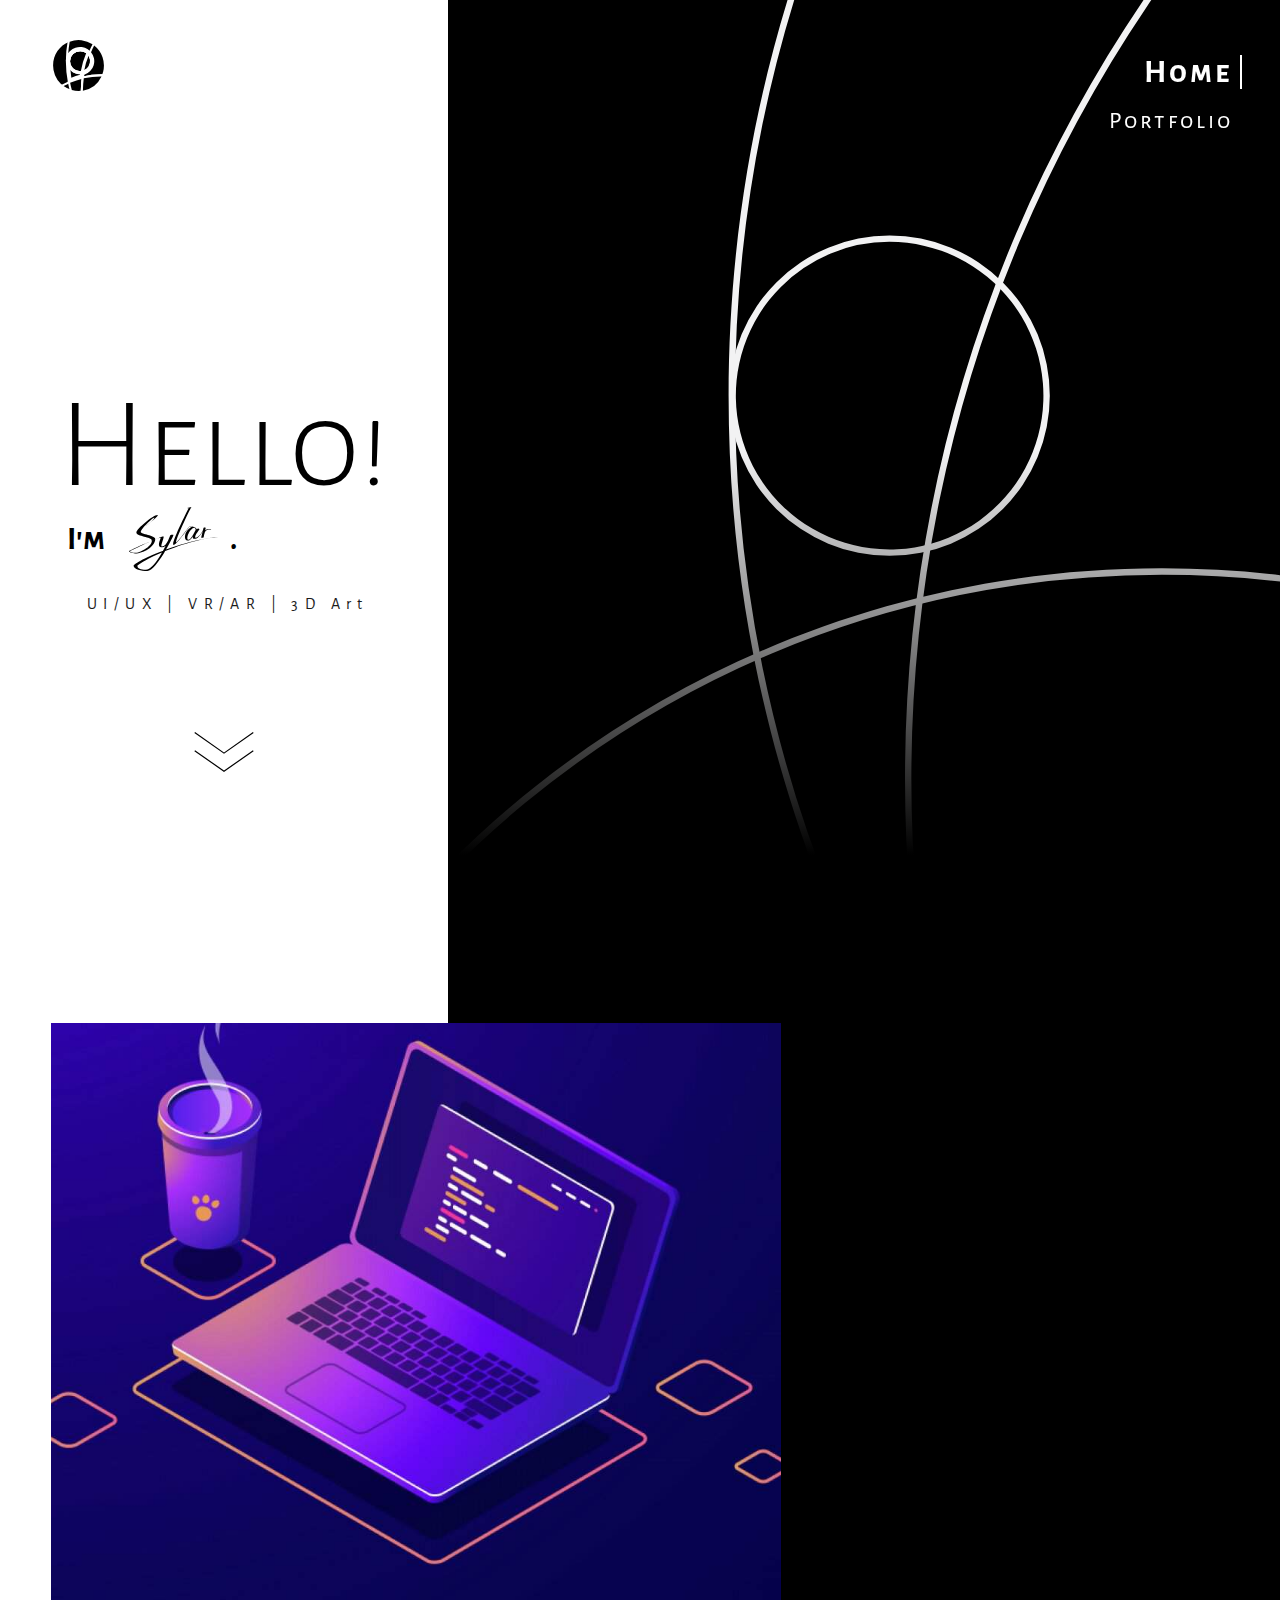
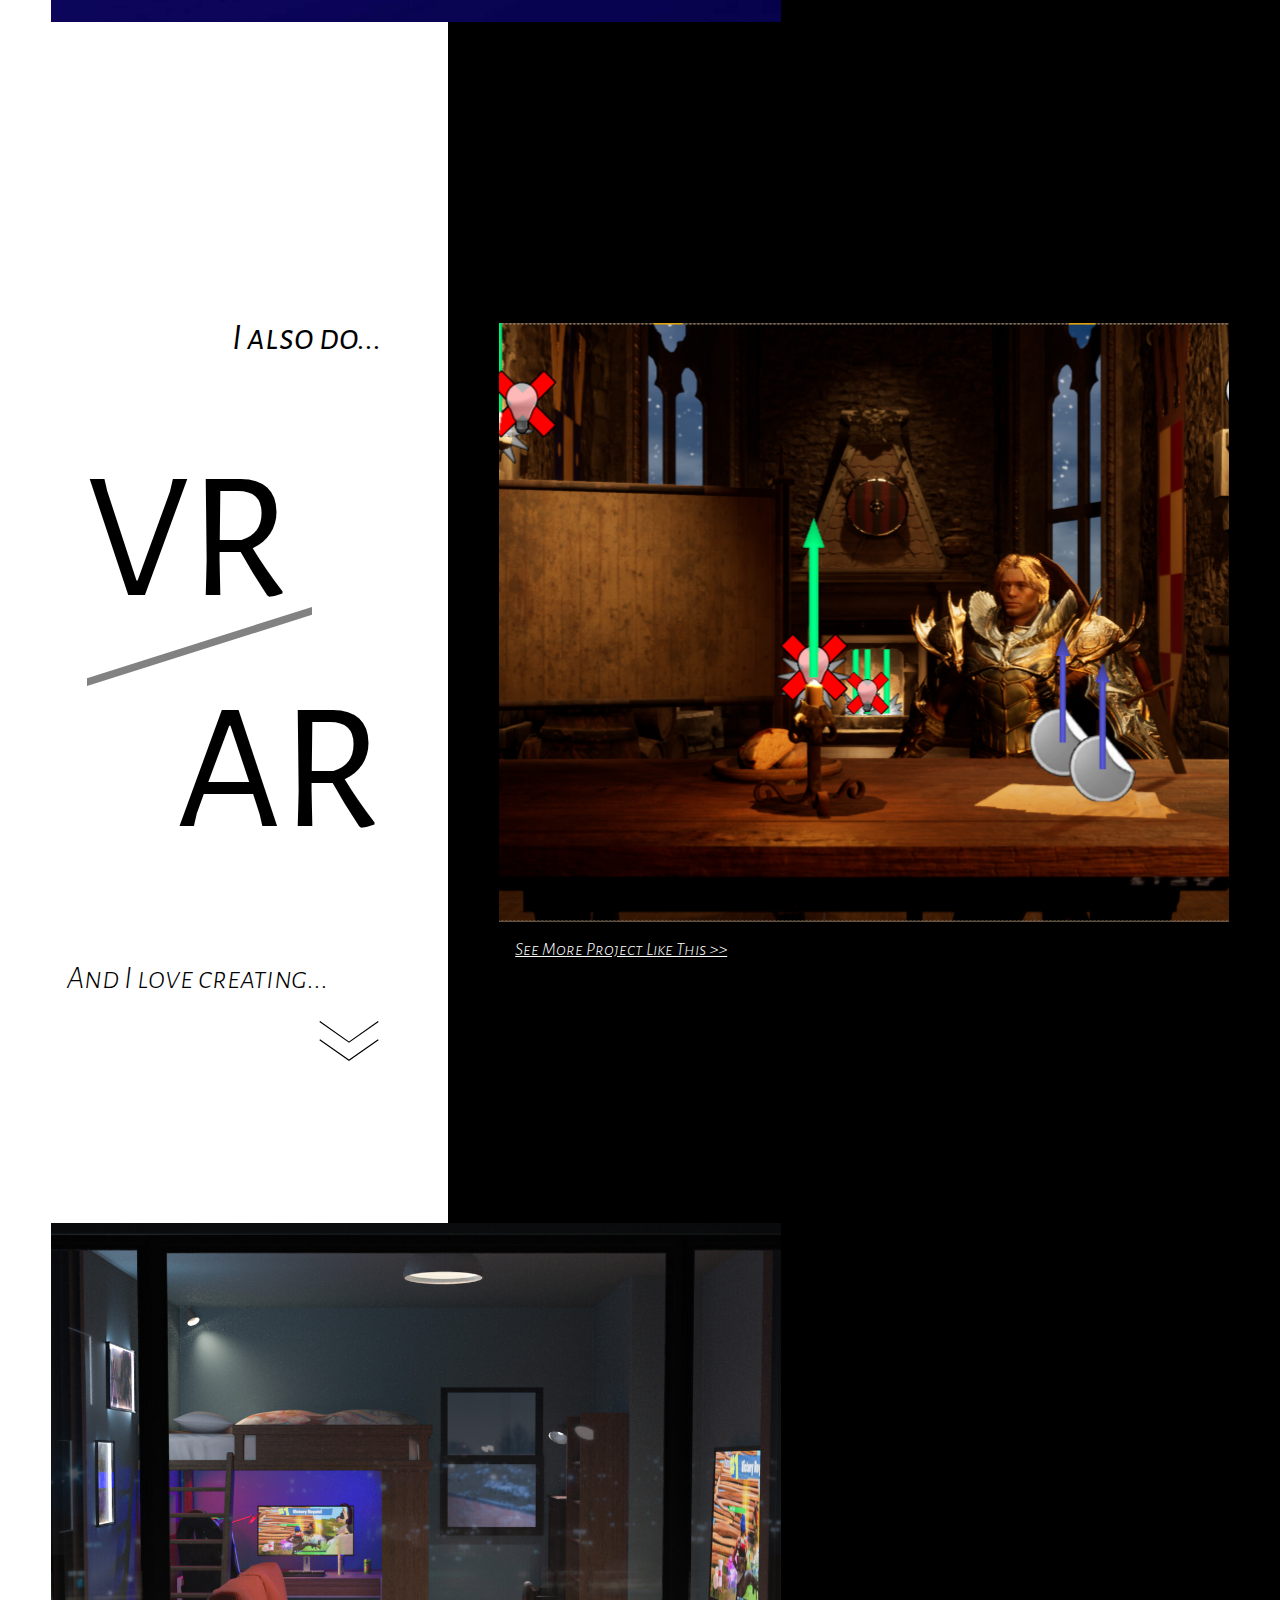
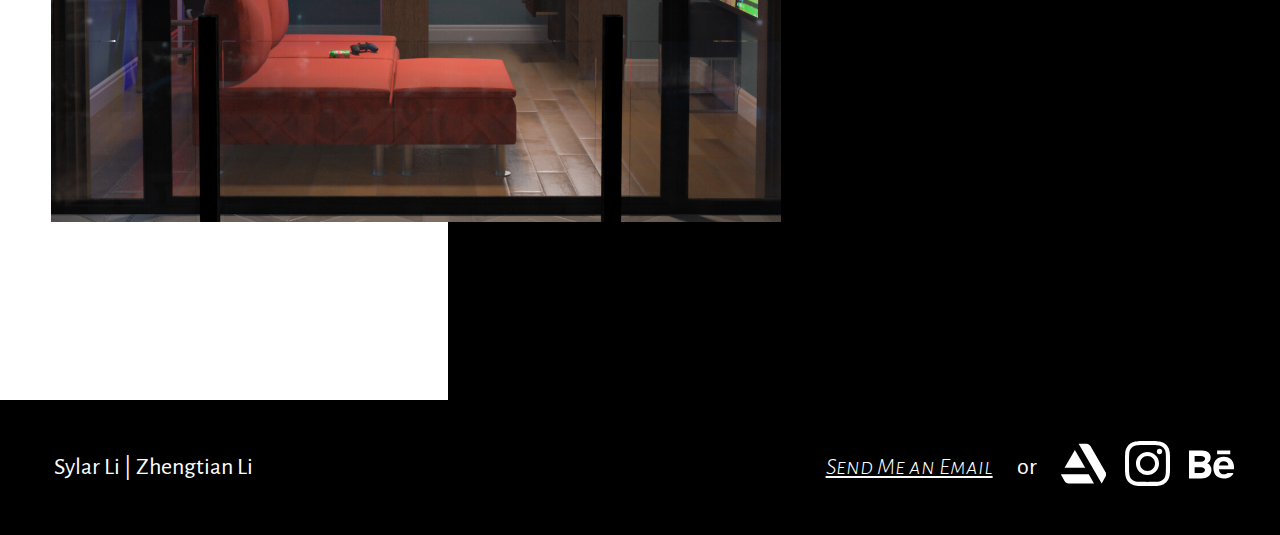
<file: index.html>
<!DOCTYPE html>
<html lang="en">
<head>
    <meta charset="UTF-8">
    <meta http-equiv="X-UA-Compatible" content="IE=edge">
    <meta name="viewport" content="width=device-width, initial-scale=1.0">
    <title>Sylar Li | Interactive Digital Media</title>
    <link rel="stylesheet" href="./css/menu.css">
    <link rel="stylesheet" href="./css/index.css">
    <link rel="stylesheet" href="./css/font.css">

</head>
<body>
    <div class="menu" id="menu_close">
        <div id="burger">
            <div id="burger_ele"></div>
        </div>
        <ul class="menu_item" id="burger_close">
            <li id="current_item">
                <a class="item" href="index.html">Home</a>
                <div class="item_indicator"></div>
            </li>

            <li>
                <a class="item" href="portfolio.html">Portfolio</a>
                <div class="item_indicator"></div>
            </li>

            <!-- <li>
                <a class="item" href="">Contact</a>
                <div class="item_indicator"></div>
            </li>

            <li>
                <a class="item" href="">About</a>
                <div class="item_indicator"></div>
            </li> -->
        </ul>
        <a href="index.html" id="logo"></a>
    </div>
    <div id="white_bg" class="white_bg_left"></div>
    <div id="black_bg" class="black_bg_first"></div>    
    <div class='page' id="first_page">
        <div class="introduction_box">
            <div class="introduction">
                <h1>Hello!</h1>
                <div class="line_2">
                    <h2>I'm</h2> 
                    <img src="./img/sig_black.svg" alt="">
                    <h2> .</h2>
                </div>
                <p>UI/UX  |  VR/AR  |  3D Art</p>
            </div>
            <div class="next_page" id="first_next_page"></div>
        </div>

        <div  id="first_page_bg"></div>
    </div>

    <div class="page" id="second_page">
        <div class="title">
            <div class="title_top">I do...</div>
            <div class="title_mid">
                UI Design <br>
                 & <br>
                Web Dev</div>
            <div class="title_bot">I also do...</div>
            <div class="next_page"></div>
            
            
        </div>
        
        <div class="content">
            <div class="content_img_container">
                <div class="content_img"></div>
                <a href="portfolio.html">See More Project Like This >></a>
            </div>
            
        </div>
    </div>

    <div class="page" id="third_page">
        <div class="title">
            <div class="title_top">I also do...</div>
            <div class="title_mid">
                <p>VR<br></p>
                <img src="./img/slash.svg" alt="">
                <p>&ensp;AR</p>
                <p class="small_screen_text">VR/AR</p>
                </div>
                
                
            <div class="title_bot">And I love creating...</div>
            <div class="next_page"></div>
            
            
        </div>
        
        <div class="content">
            <div class="content_img_container">
                <div class="content_img"></div>
                <a href="portfolio.html">See More Project Like This >></a>
            </div>
            
        </div>
    </div>

    <div class="page" id="forth_page">
        <div class="title">
            <div class="title_top">And I love creating...</div>
            <div class="title_mid">
                3D <br>
                Art
            </div>
            <a href="./portfolio.html" class="title_bot">View All</a>
            <a href="./portfolio.html" class="next_page"></a>
        </div>
        
        <div class="content">
            <div class="content_img_container">
                <div class="content_img"></div>
            <a href="portfolio.html">See More Project Like This >></a>
        </div>
        </div>
    </div>

<div id='footer' class="footer">
    <div id="name">
        <p>Sylar Li | Zhengtian Li</p>
    </div>
    <div class="social_media">
        <a href="mailto:ssyyllaarrlleeee@gmail.com">Send Me an Email</a>
        <p>or</p>
        <div><a href="https://www.artstation.com/shakalaka"><img src="img/icons/ArtStation.svg" alt=""></a>
            <a href="https://www.instagram.com/skylunar_/"><img src="img/icons/instagram.svg" alt=""></a>
            <a href="https://www.behance.net/sylarli"><img src="img/icons/behance.svg" alt=""></a></div>
        
    </div>
</div>
<script src='./js/index.js'></script>
</body>

</html>
</file>
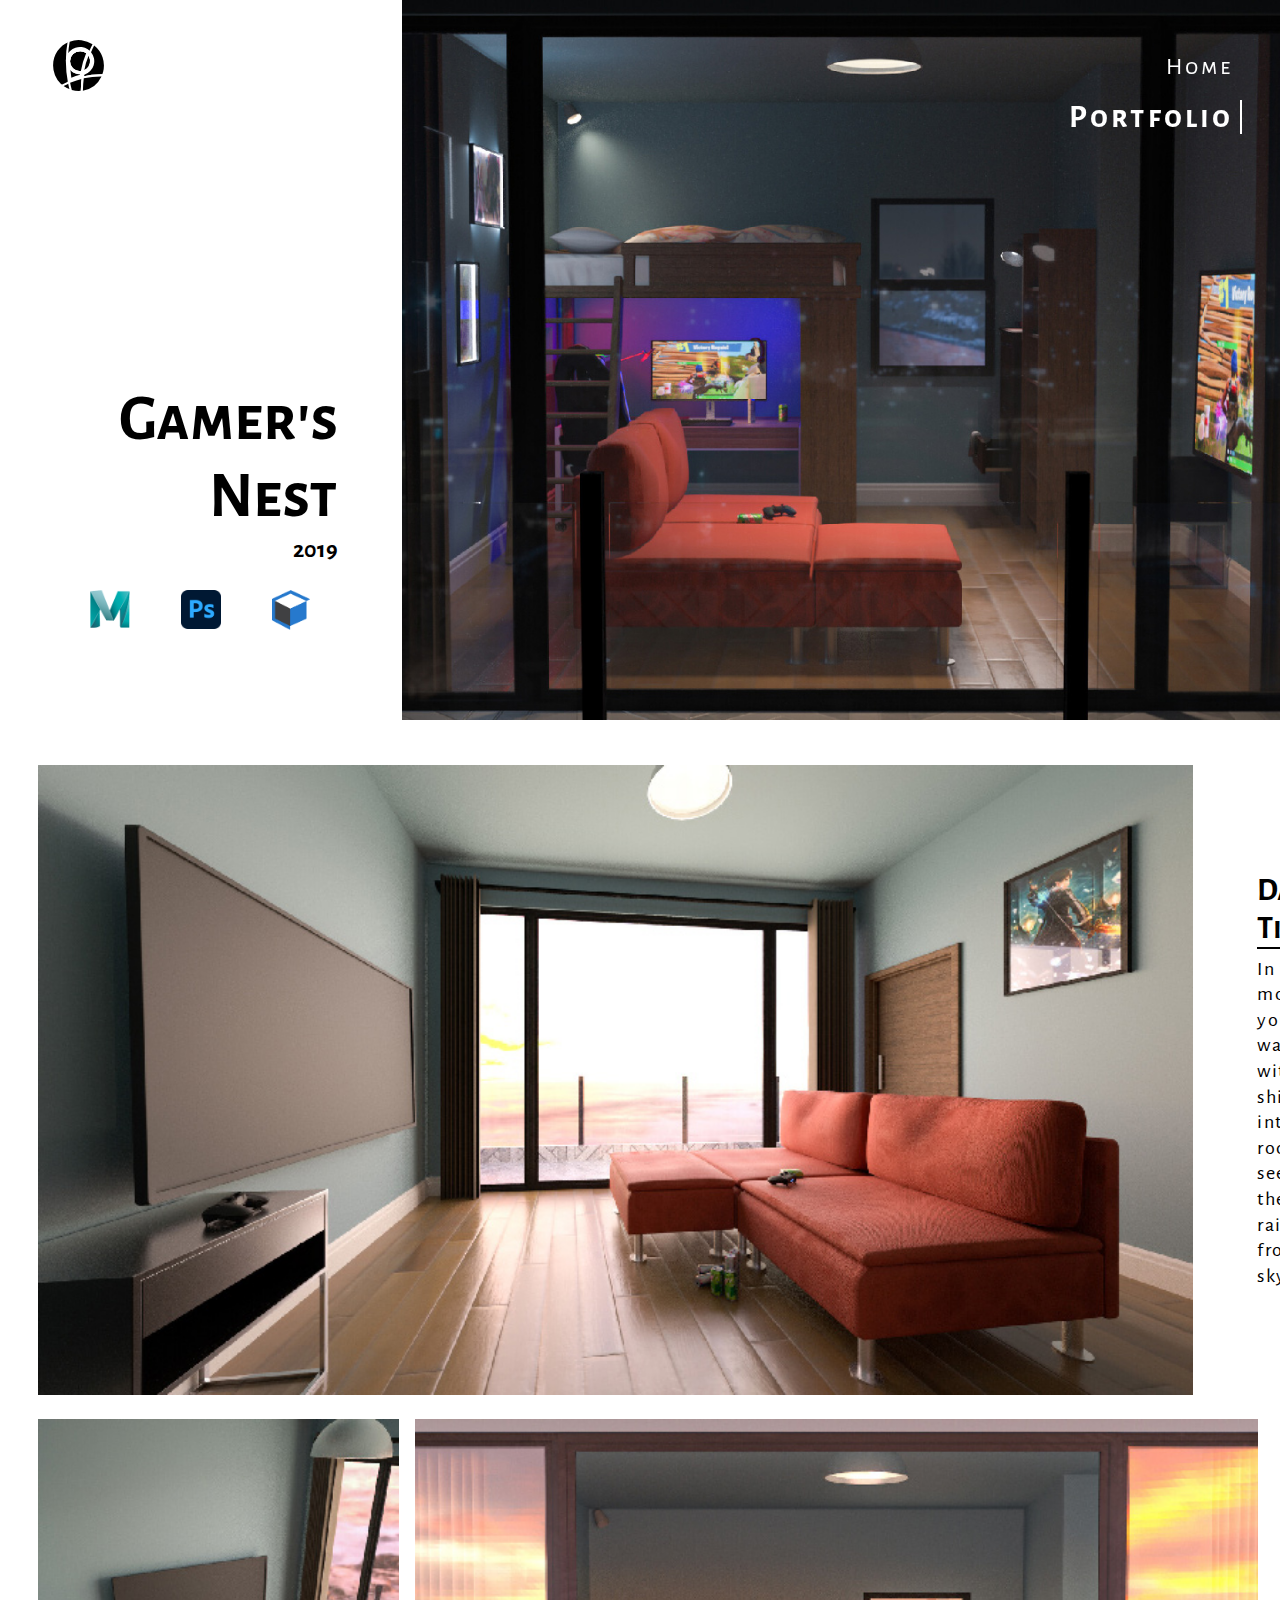
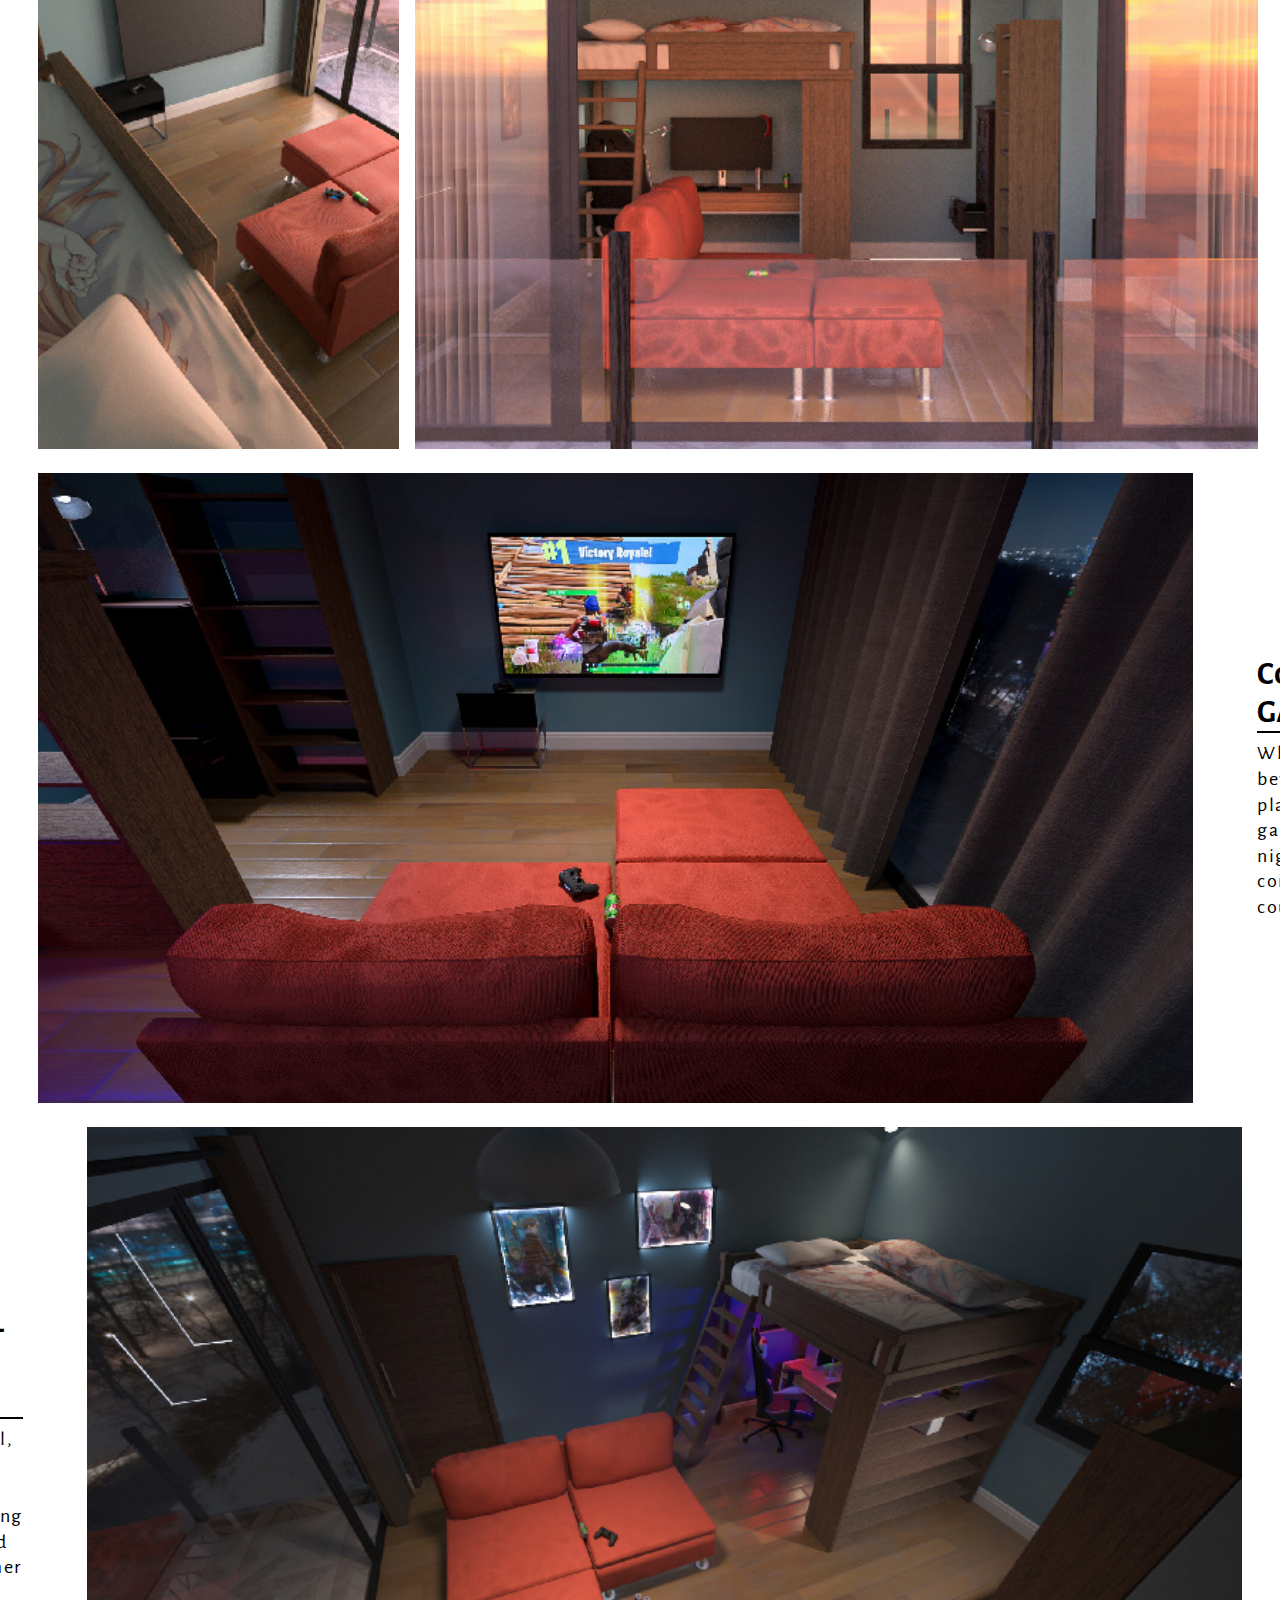
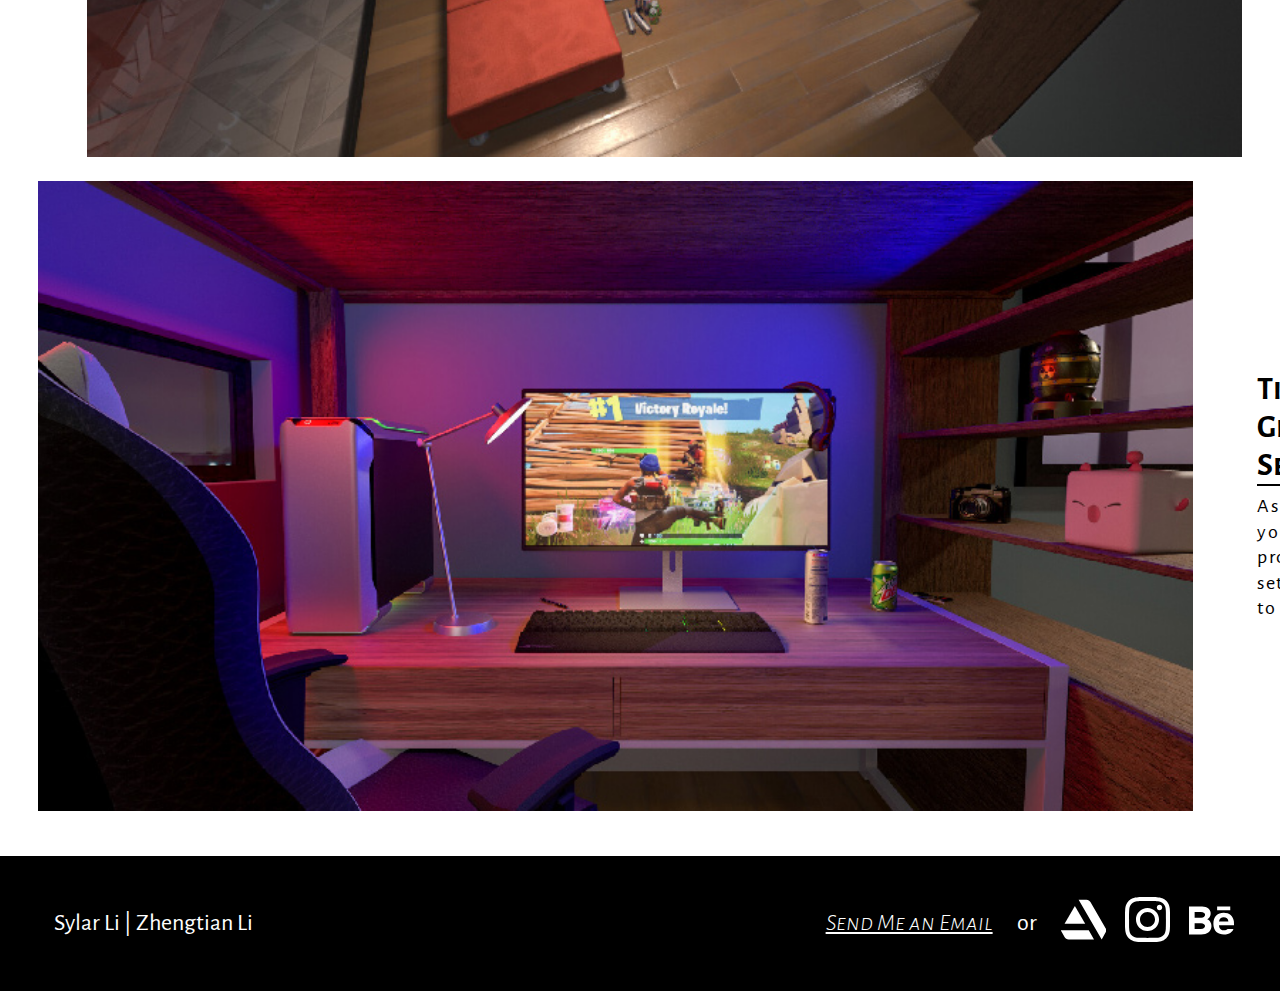
<file: gamers_nest.html>
<!DOCTYPE html>
<html lang="en">
<head>
    <meta charset="UTF-8">
    <meta http-equiv="X-UA-Compatible" content="IE=edge">
    <meta name="viewport" content="width=device-width, initial-scale=1.0">
    <title>Gamer's Nest | Sylar Li | Interactive Digital Media</title>
    <link rel="stylesheet" href="./css/menu.css">
    <link rel="stylesheet" href="./css/projects.css">
    <link rel="stylesheet" href="./css/font.css">
</head>
<body>
    <div class="menu" id="menu_close">
        <div id="burger">
            <div id="burger_ele"></div>
        </div>
        <ul class="menu_item" id="burger_close">
            <li >
                <a class="item" href="index.html">Home</a>
                <div class="item_indicator"></div>
            </li>

            <li id="current_item">
                <a class="item" href="portfolio.html">Portfolio</a>
                <div class="item_indicator"></div>
            </li>

            <!-- <li>
                <a class="item" href="">Contact</a>
                <div class="item_indicator"></div>
            </li>

            <li>
                <a class="item" href="">About</a>
                <div class="item_indicator"></div>
            </li> -->
        </ul>
        <a href="index.html" id="logo"></a>
    </div>

    
    <main>
        <div class="thumbnail">
            <div class="thumbnail_img" style="background-image: url('./img/portfolio/gamers_nest_1.jpg');">
                <!-- <img src="img/portfolio/mechanical_pencil_4.jpg" alt=""> -->
                <h1 id="title">Gamer's Nest</h1>
            </div>
    
            <div class="sub_info">
                <h1>Gamer's Nest</h1>
                <h2>2019</h2>
                <ul class="software">
                    <li class="maya"></li>
                    <li class="ps"></li>
                    <li class="textures_com"></li>
                </ul>
            </div>
        </div>
    
        <div class="detail">
            <div class="card">
                <img src="img/portfolio/gamers_nest_2.jpg" alt="Material Showcase" alt="">
                <div class="description">
                    <h2>Day Time</h2>
                    <p>In the morning, you can wake up with sun shining into the room, seeing the sun raising from the skyline</p>
                </div>
            </div>

            <div class="card small_card_img">
                <img src="img/portfolio/gamers_nest_3.jpg" alt="Material Showcase" alt="">
                <img src="img/portfolio/gamers_nest_7.jpg" alt="Material Showcase" alt="">
            </div>

            <div class="card">
                <img src="img/portfolio/gamers_nest_12.jpg" alt="Material Showcase" alt="">
                <div class="description">
                    <h2>Couch Gaming</h2>
                    <p>What's better than playing games all night on a comfortable couch</p>
                </div>
            </div>

            <div class="card" style="flex-direction: row-reverse;">
                <img src="img/portfolio/gamers_nest_11.jpg" alt="Material Showcase" alt="">
                <div class="description">
                    <h2>Small But Cozy</h2>
                    <p>It's small, but you have everything you need as a gamer</p>
                </div>
            </div>

            <div class="card">
                <img src="img/portfolio/gamers_nest_10.jpg" alt="Material Showcase" alt="">
                <div class="description">
                    <h2>Time to Get Serious</h2>
                    <p>As a gamer, you need a proper setup. Time to game!</p>
                </div>
            </div>
        </div>
    </main>
    
    <div id='footer' class="footer">
        <div id="name">
            <p>Sylar Li | Zhengtian Li</p>
        </div>
        <div class="social_media">
            <a href="mailto:ssyyllaarrlleeee@gmail.com">Send Me an Email</a>
            <p>or</p>
            <div><a href="https://www.artstation.com/shakalaka"><img src="img/icons/ArtStation.svg" alt=""></a>
                <a href="https://www.instagram.com/skylunar_/"><img src="img/icons/instagram.svg" alt=""></a>
                <a href="https://www.behance.net/sylarli"><img src="img/icons/behance.svg" alt=""></a></div>
            
        </div>
    </div>

<script src='./js/menu.js'></script>
</body>

</html>
</file>
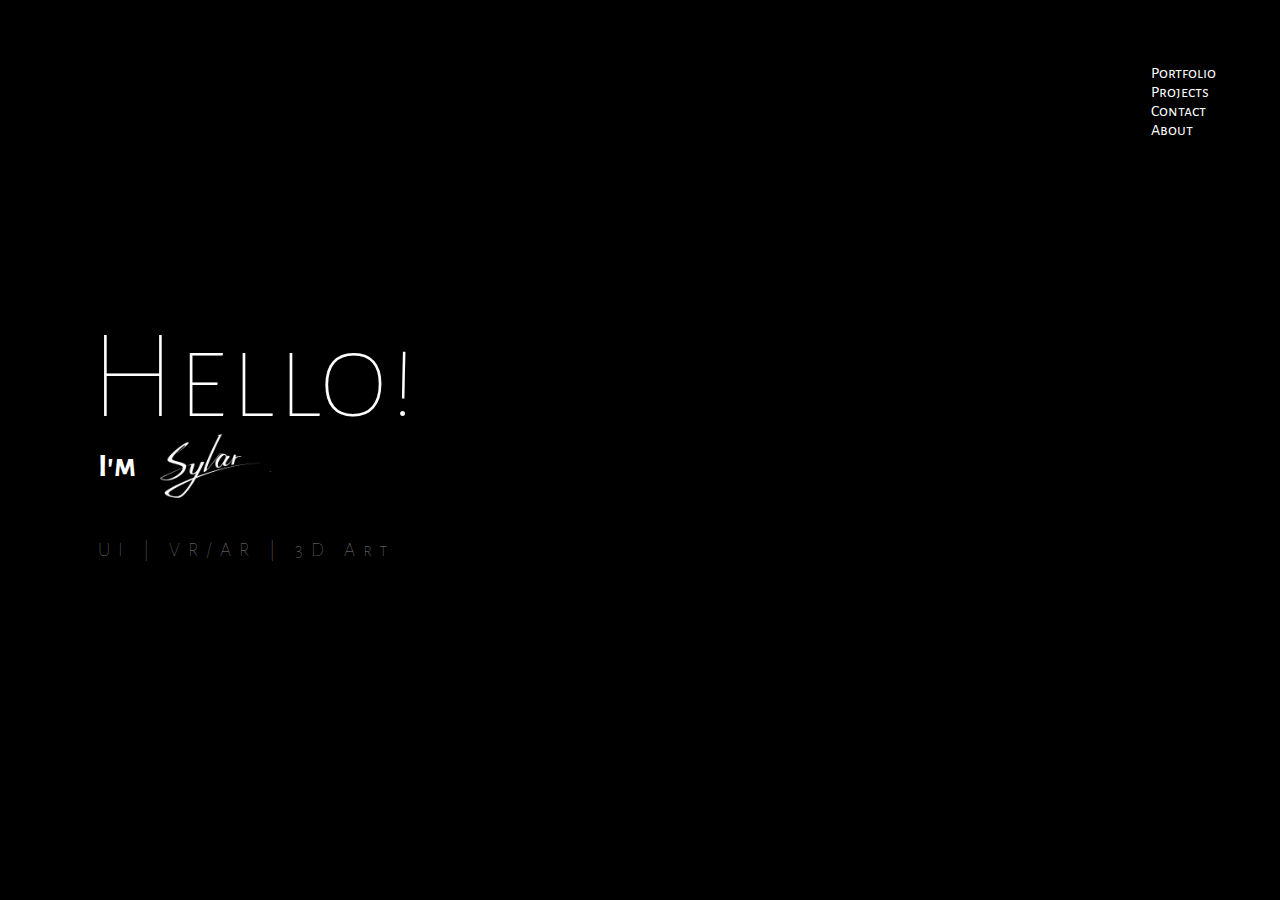
<file: main.html>
<!DOCTYPE html>
<html lang="en">
<head>
    <meta charset="UTF-8">
    <meta http-equiv="X-UA-Compatible" content="IE=edge">
    <meta name="viewport" content="width=device-width, initial-scale=1.0">
    <title>Document</title>
    <link rel="stylesheet" href="css/font.css">
    <link rel="stylesheet" href="css/main.css">
</head>
<body>
    <div class="first_page">
        <div class="left">
            <div class="introduction">
                <h1>Hello!</h1>
                <div class="line_2">
                    <h2>I'm</h2> 
                    <img src="img/Sig_White.png" alt="">
                    <p> .</p>
                </div>
                <p>UI | VR/AR | 3D Art</p>

            </div>
        </div>

        <div class="right">
            <div class="menu">
                <ul>
                    <li>Portfolio</li>
                    <li>Projects</li>
                    <li>Contact</li>
                    <li>About</li>
                </ul>
            </div>
        </div>

    </div>

</body>
</html>
</file>
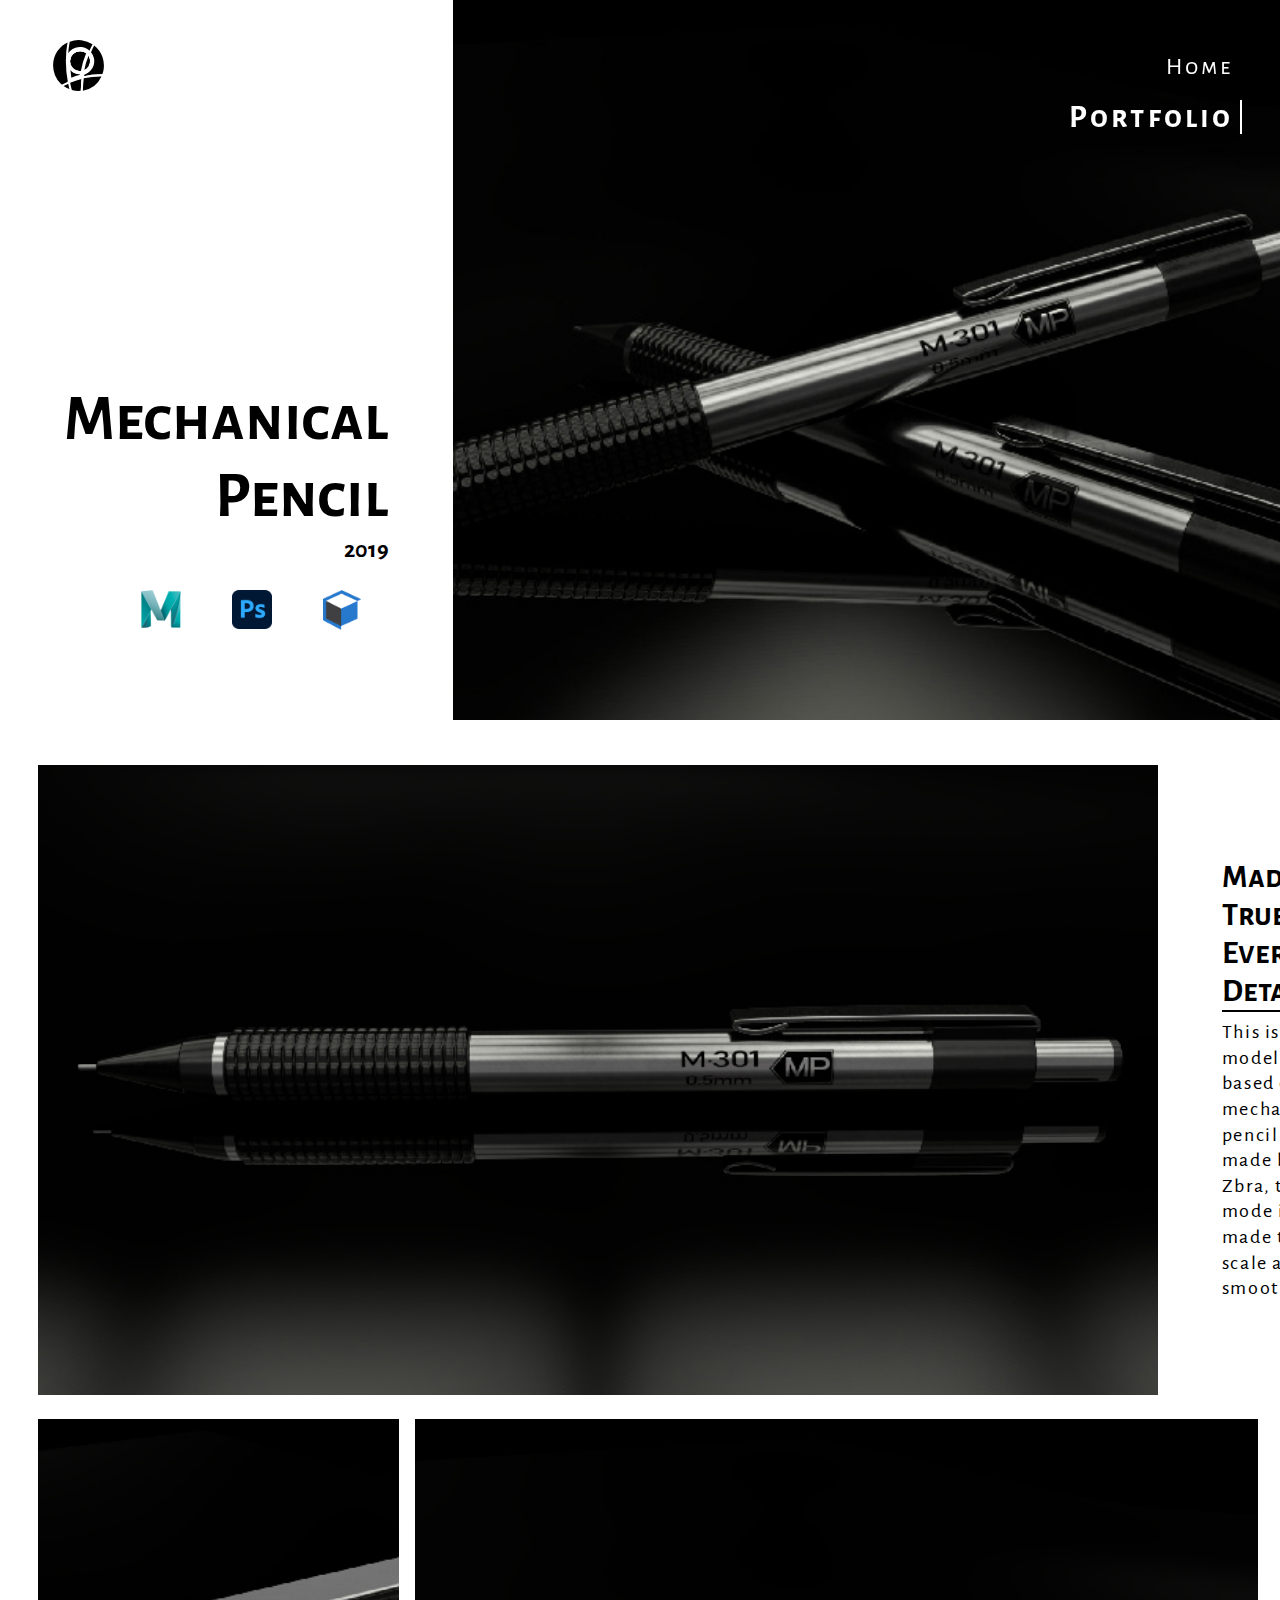
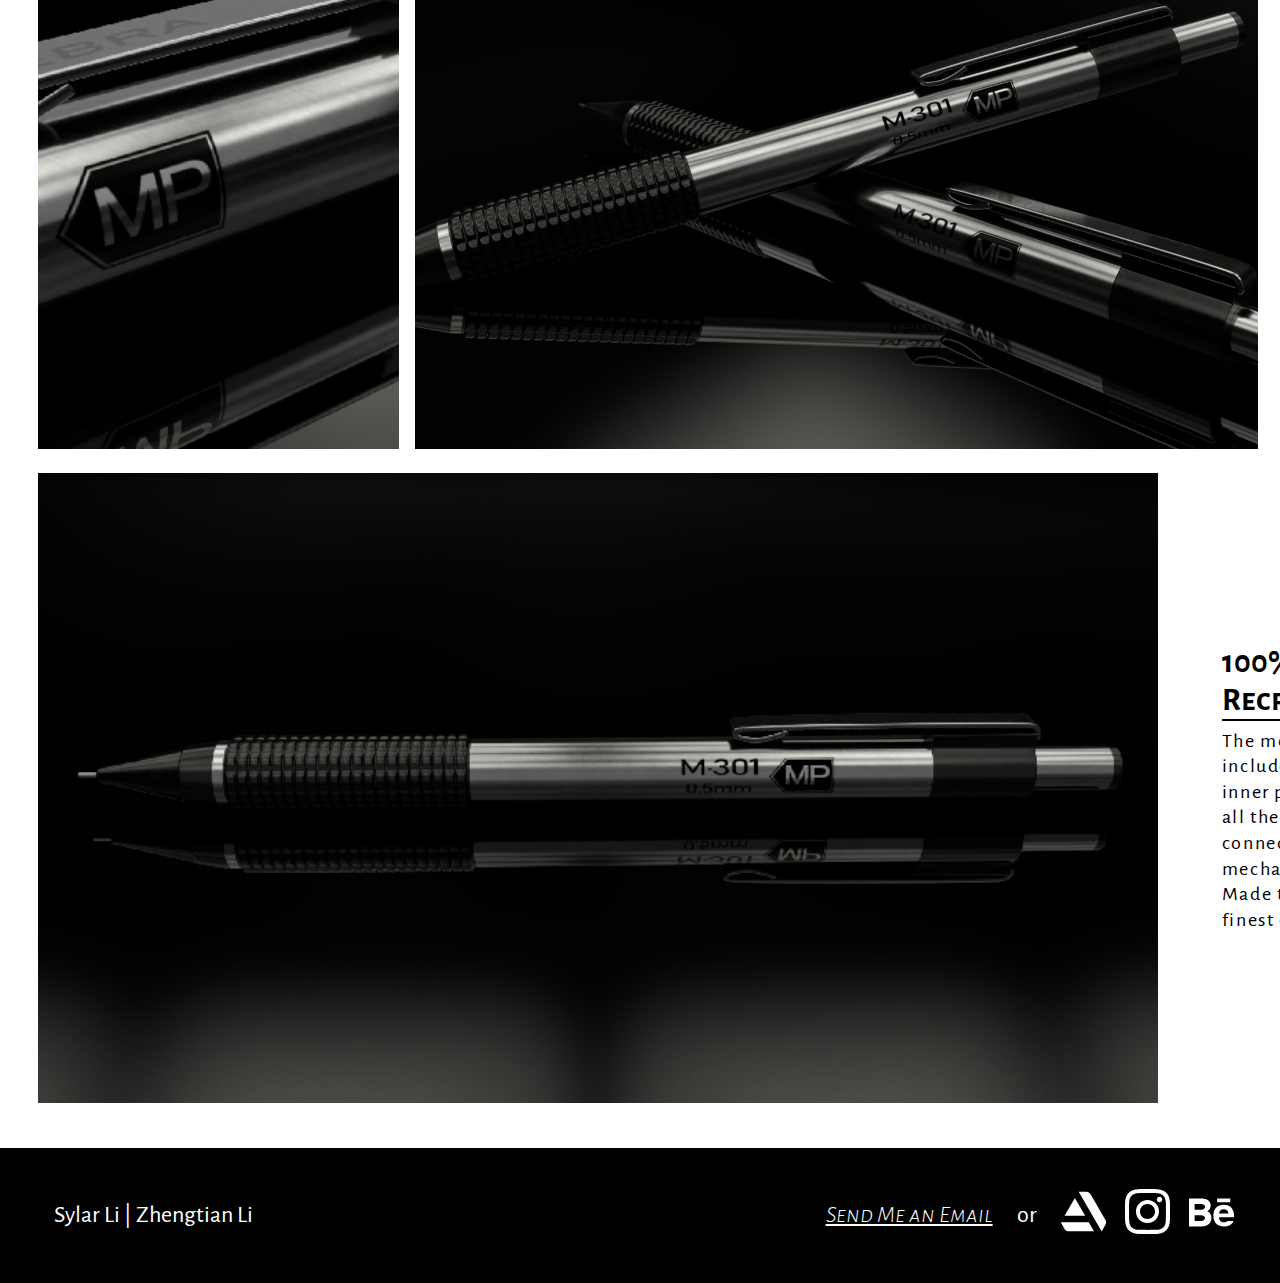
<file: mechanical_pencil.html>
<!DOCTYPE html>
<html lang="en">
<head>
    <meta charset="UTF-8">
    <meta http-equiv="X-UA-Compatible" content="IE=edge">
    <meta name="viewport" content="width=device-width, initial-scale=1.0">
    <title>Mechanical Pencil | Sylar Li | Interactive Digital Media</title>
    <link rel="stylesheet" href="./css/menu.css">
    <link rel="stylesheet" href="./css/projects.css">
    <link rel="stylesheet" href="./css/font.css">
</head>
<body>
    <div class="menu" id="menu_close">
        <div id="burger">
            <div id="burger_ele"></div>
        </div>
        <ul class="menu_item" id="burger_close">
            <li >
                <a class="item" href="index.html">Home</a>
                <div class="item_indicator"></div>
            </li>

            <li id="current_item">
                <a class="item" href="portfolio.html">Portfolio</a>
                <div class="item_indicator"></div>
            </li>

            <!-- <li>
                <a class="item" href="">Contact</a>
                <div class="item_indicator"></div>
            </li>

            <li>
                <a class="item" href="">About</a>
                <div class="item_indicator"></div>
            </li> -->
        </ul>
        <a href="index.html" id="logo"></a>
    </div>

    
    <main>
        <div class="thumbnail">
            <div class="thumbnail_img" style="background-image: url('./img/portfolio/mechanical_pencil_1.jpg');">
                <!-- <img src="img/portfolio/mechanical_pencil_4.jpg" alt=""> -->
                <h1 id="title">Mechanical Pencil</h1>
            </div>
    
            <div class="sub_info">
                <h1>Mechanical Pencil</h1>
                <h2>2019</h2>
                <ul class="software">
                    <li class="maya"></li>
                    <li class="ps"></li>
                    <li class="textures_com"></li>
                </ul>
            </div>
        </div>
    
        <div class="detail">
            <div class="card">
                <img src="img/portfolio/mechanical_pencil_4.jpg" alt="Material Showcase" alt="">
                <div class="description">
                    <h2>Made True to Every Detail</h2>
                    <p>This is a model based on a mechanical pencil made by Zbra, the mode is made to scale and smoothed.</p>
                </div>
            </div>

            <div class="card small_card_img">
                <img src="img/portfolio/mechanical_pencil_2.jpg" alt="Material Showcase" alt="">
                <img src="img/portfolio/mechanical_pencil_3.jpg" alt="Material Showcase" alt="">
            </div>

            <div class="card">
                <img src="img/portfolio/mechanical_pencil_4.jpg" alt="Material Showcase" alt="">
                <div class="description">
                    <h2>100% Recreation</h2>
                    <p>The model also includes all the inner parts and all the connection mechanism. Made to the finest detail.</p>
                </div>
            </div>
        </div>
    </main>
    
    <div id='footer' class="footer">
        <div id="name">
            <p>Sylar Li | Zhengtian Li</p>
        </div>
        <div class="social_media">
            <a href="mailto:ssyyllaarrlleeee@gmail.com">Send Me an Email</a>
            <p>or</p>
            <div><a href="https://www.artstation.com/shakalaka"><img src="img/icons/ArtStation.svg" alt=""></a>
                <a href="https://www.instagram.com/skylunar_/"><img src="img/icons/instagram.svg" alt=""></a>
                <a href="https://www.behance.net/sylarli"><img src="img/icons/behance.svg" alt=""></a></div>
            
        </div>
    </div>

<script src='./js/menu.js'></script>
</body>

</html>
</file>
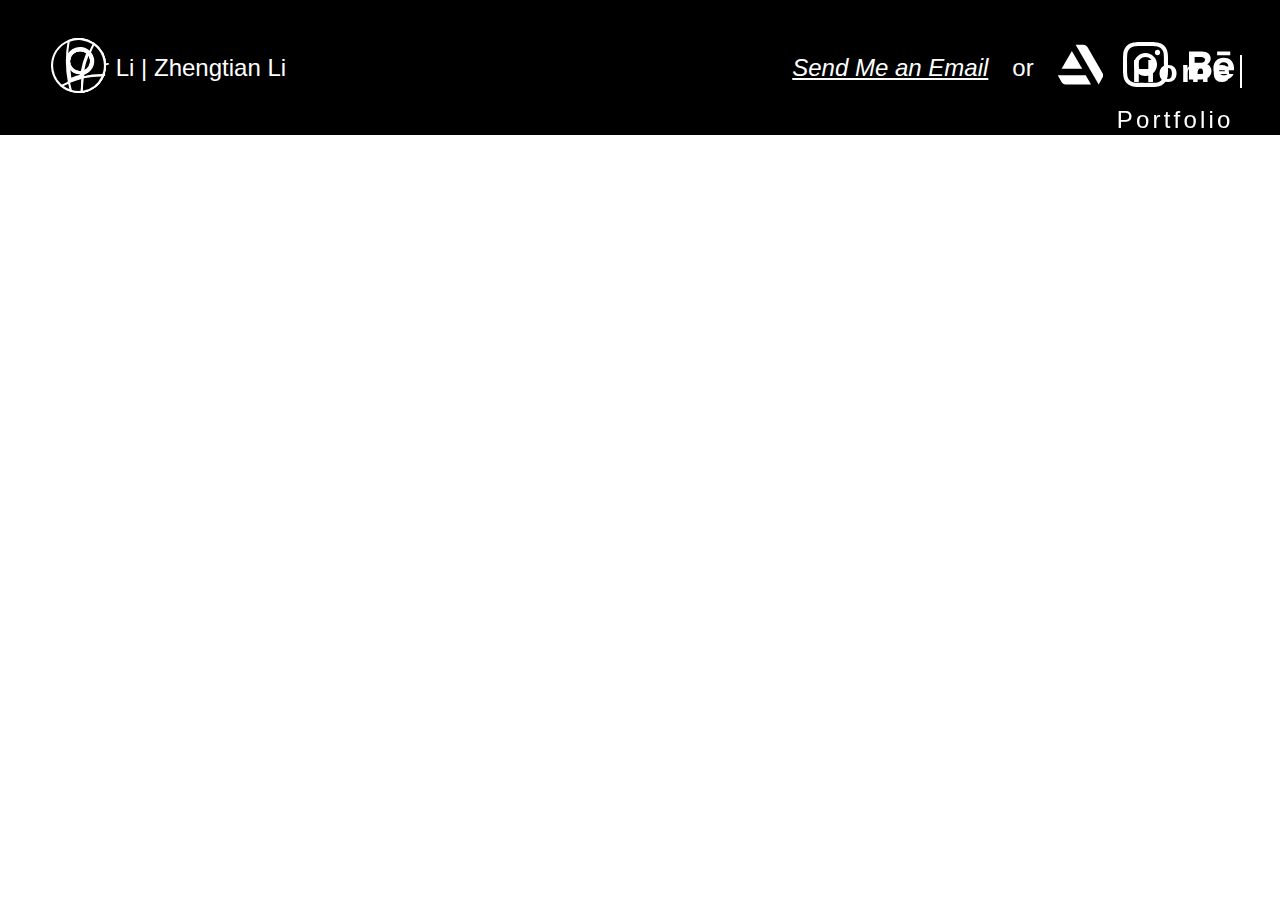
<file: menu.html>
<!DOCTYPE html>
<html lang="en">
<head>
    <meta charset="UTF-8">
    <meta http-equiv="X-UA-Compatible" content="IE=edge">
    <meta name="viewport" content="width=device-width, initial-scale=1.0">
    <title>Menu</title>
    <link rel="stylesheet" href="./css/menu.css">
</head>
<body>
    <div class="menu" id="menu_close">
        <div id="burger">
            <div id="burger_ele"></div>
        </div>
        <ul class="menu_item" id="burger_close">
            <li id="current_item">
                <a class="item" href="index.html">Home</a>
                <div class="item_indicator"></div>
            </li>

            <li>
                <a class="item" href="portfolio.html">Portfolio</a>
                <div class="item_indicator"></div>
            </li>

            <!-- <li>
                <a class="item" href="">Contact</a>
                <div class="item_indicator"></div>
            </li>

            <li>
                <a class="item" href="">About</a>
                <div class="item_indicator"></div>
            </li> -->
        </ul>
        <a href="index.html" id="logo"></a>
    </div>
    
    <div id='footer' class="footer">
        <div id="name">
            <p>Sylar Li | Zhengtian Li</p>
        </div>
        <div class="social_media">
            <a href="mailto:ssyyllaarrlleeee@gmail.com">Send Me an Email</a>
            <p>or</p>
            <div><a href="https://www.artstation.com/shakalaka"><img src="img/icons/ArtStation.svg" alt=""></a>
                <a href="https://www.instagram.com/skylunar_/"><img src="img/icons/instagram.svg" alt=""></a>
                <a href="https://www.behance.net/sylarli"><img src="img/icons/behance.svg" alt=""></a></div>
            
        </div>
    </div>

</body>
<script src='./js/index.js'></script>
</html>
</file>
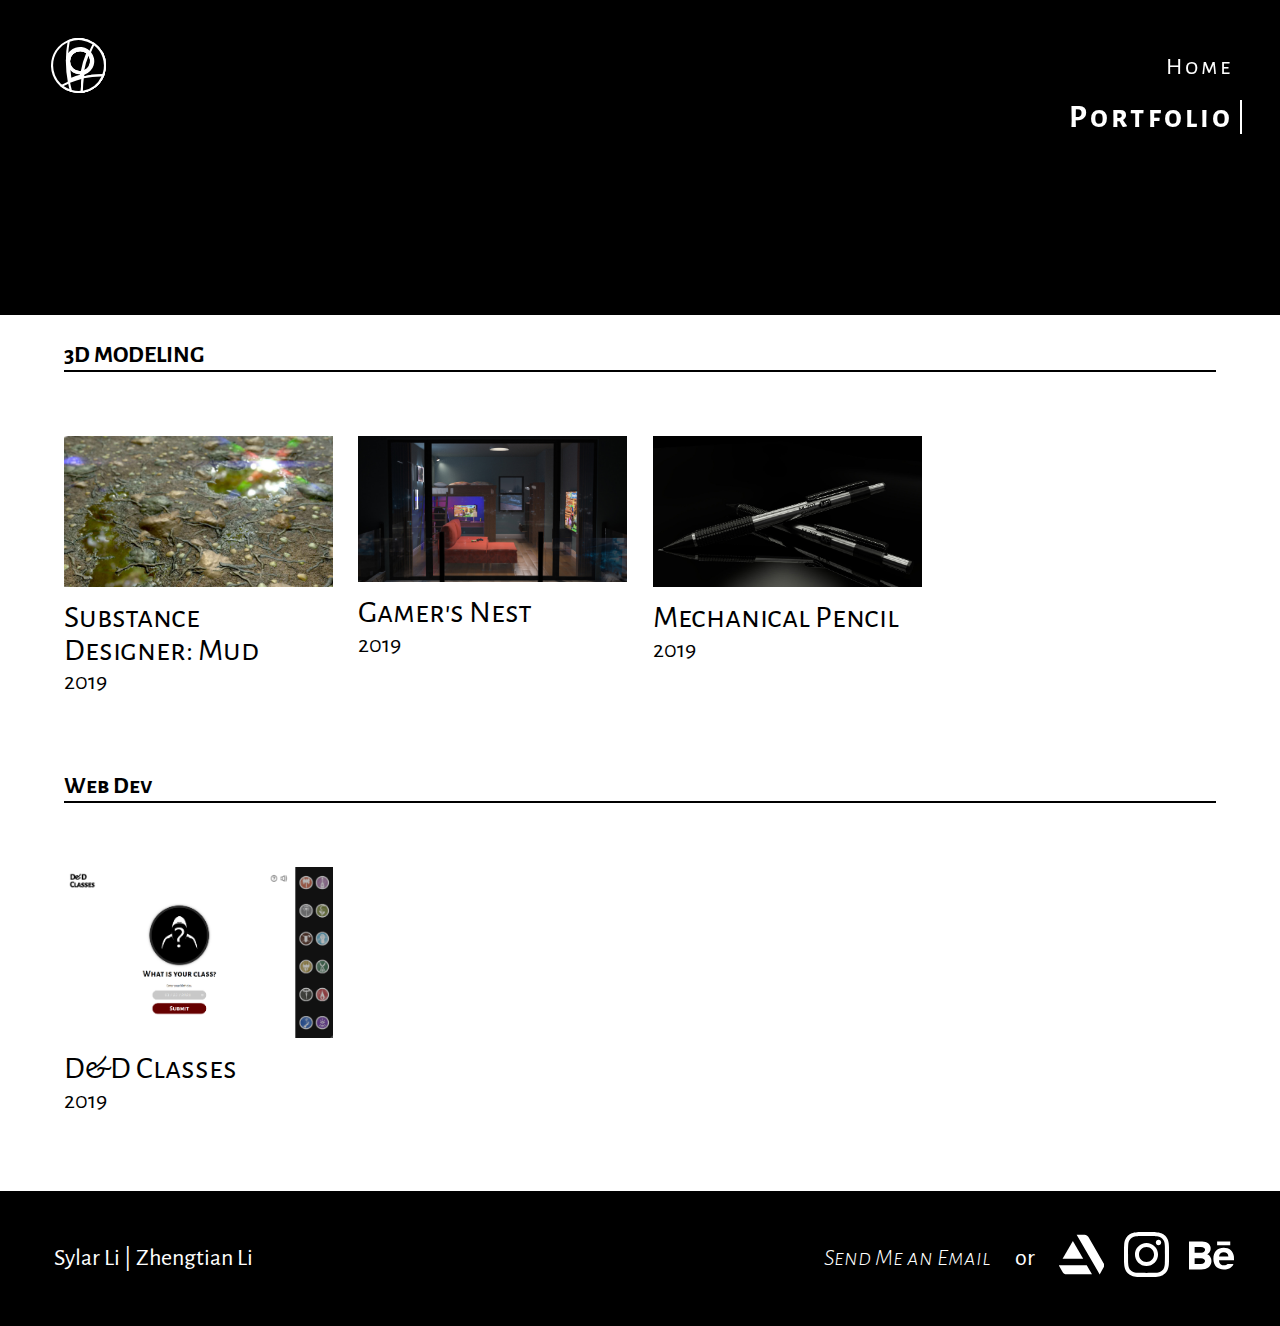
<file: portfolio.html>
<!DOCTYPE html>
<html lang="en">
<head>
    <meta charset="UTF-8">
    <meta http-equiv="X-UA-Compatible" content="IE=edge">
    <meta name="viewport" content="width=device-width, initial-scale=1.0">
    <title>Document</title>
    <link rel="stylesheet" href="./css/menu.css">
    <link rel="stylesheet" href="./css/portfolio.css">
    <link rel="stylesheet" href="./css/font.css">
</head>
<body>
    <div class="menu" id="menu_close">
        <div id="burger">
            <div id="burger_ele"></div>
        </div>
        <ul class="menu_item" id="burger_close">
            <li >
                <a class="item" href="index.html">Home</a>
                <div class="item_indicator"></div>
            </li>

            <li id="current_item">
                <a class="item" href="portfolio.html">Portfolio</a>
                <div class="item_indicator"></div>
            </li>

            <!-- <li>
                <a class="item" href="">Contact</a>
                <div class="item_indicator"></div>
            </li>

            <li>
                <a class="item" href="">About</a>
                <div class="item_indicator"></div>
            </li> -->
        </ul>
        <a href="index.html" id="logo"></a>
    </div>
        <!-- portfolio -->

    <div id="top_pad">        
        <div class="top_pad_img"></div>
        <!-- <img src="./img/sig_black.svg" alt=""> -->
    </div>
    <div class="portfolio">
        <!-- 3D Modeling -->
        <div class="category">
            <h1>3D MODELING</h1>
            <!-- <img src="img/arrow_right_black_solid.png" alt=""> -->
        </div>
        <div class="card_grid">
            <div class="card">
                <a href="substance_dirt.html">
                    <img src="img/portfolio/substance_dirt.jpg" alt="">
                    <div class="description">
                        <h1>Substance Designer: Mud</h1>
                        <p>2019</p>
                    </div>                
                </a>
            </div>
    
            <div class="card">
                <a href="gamers_nest.html">
                    <img src="img/portfolio/gamers_nest_1.jpg" alt="">
                    <div class="description">
                        <h1>Gamer's Nest</h1>
                        <p>2019</p>
                    </div>    
                </a>
            </div>
    
            <div class="card">
                <a href="mechanical_pencil.html">
                    <img src="img/portfolio/mechanical_pencil_1.jpg" alt="">
                    <div class="description">
                        <h1>Mechanical Pencil</h1>
                        <p>2019</p>
                    </div>
                </a>
            </div>
        </div>

        <div class="category">
            <h1>Web Dev</h1>
            <!-- <img src="img/arrow_right_black_solid.png" alt=""> -->
        </div>
        <div class="card_grid">
            <div class="card">
                <a href="http://sylarli.com/dnd-classes/">
                    <img src="img/portfolio/dnd_classes.png" alt="">
                    <div class="description">
                        <h1>D&D Classes</h1>
                        <p>2019</p>
                    </div>                
                </a>
            </div>
        </div>

    </div>


    <div id='footer' class="footer">
        <div id="name">
            <p>Sylar Li | Zhengtian Li</p>
        </div>
        <div class="social_media">
            <a href="mailto:ssyyllaarrlleeee@gmail.com">Send Me an Email</a>
            <p>or</p>
            <div><a href="https://www.artstation.com/shakalaka"><img src="img/icons/ArtStation.svg" alt=""></a>
                <a href="https://www.instagram.com/skylunar_/"><img src="img/icons/instagram.svg" alt=""></a>
                <a href="https://www.behance.net/sylarli"><img src="img/icons/behance.svg" alt=""></a></div>
            
        </div>
    </div>
<script src='./js/menu.js'></script>
</body>

</html>
</file>
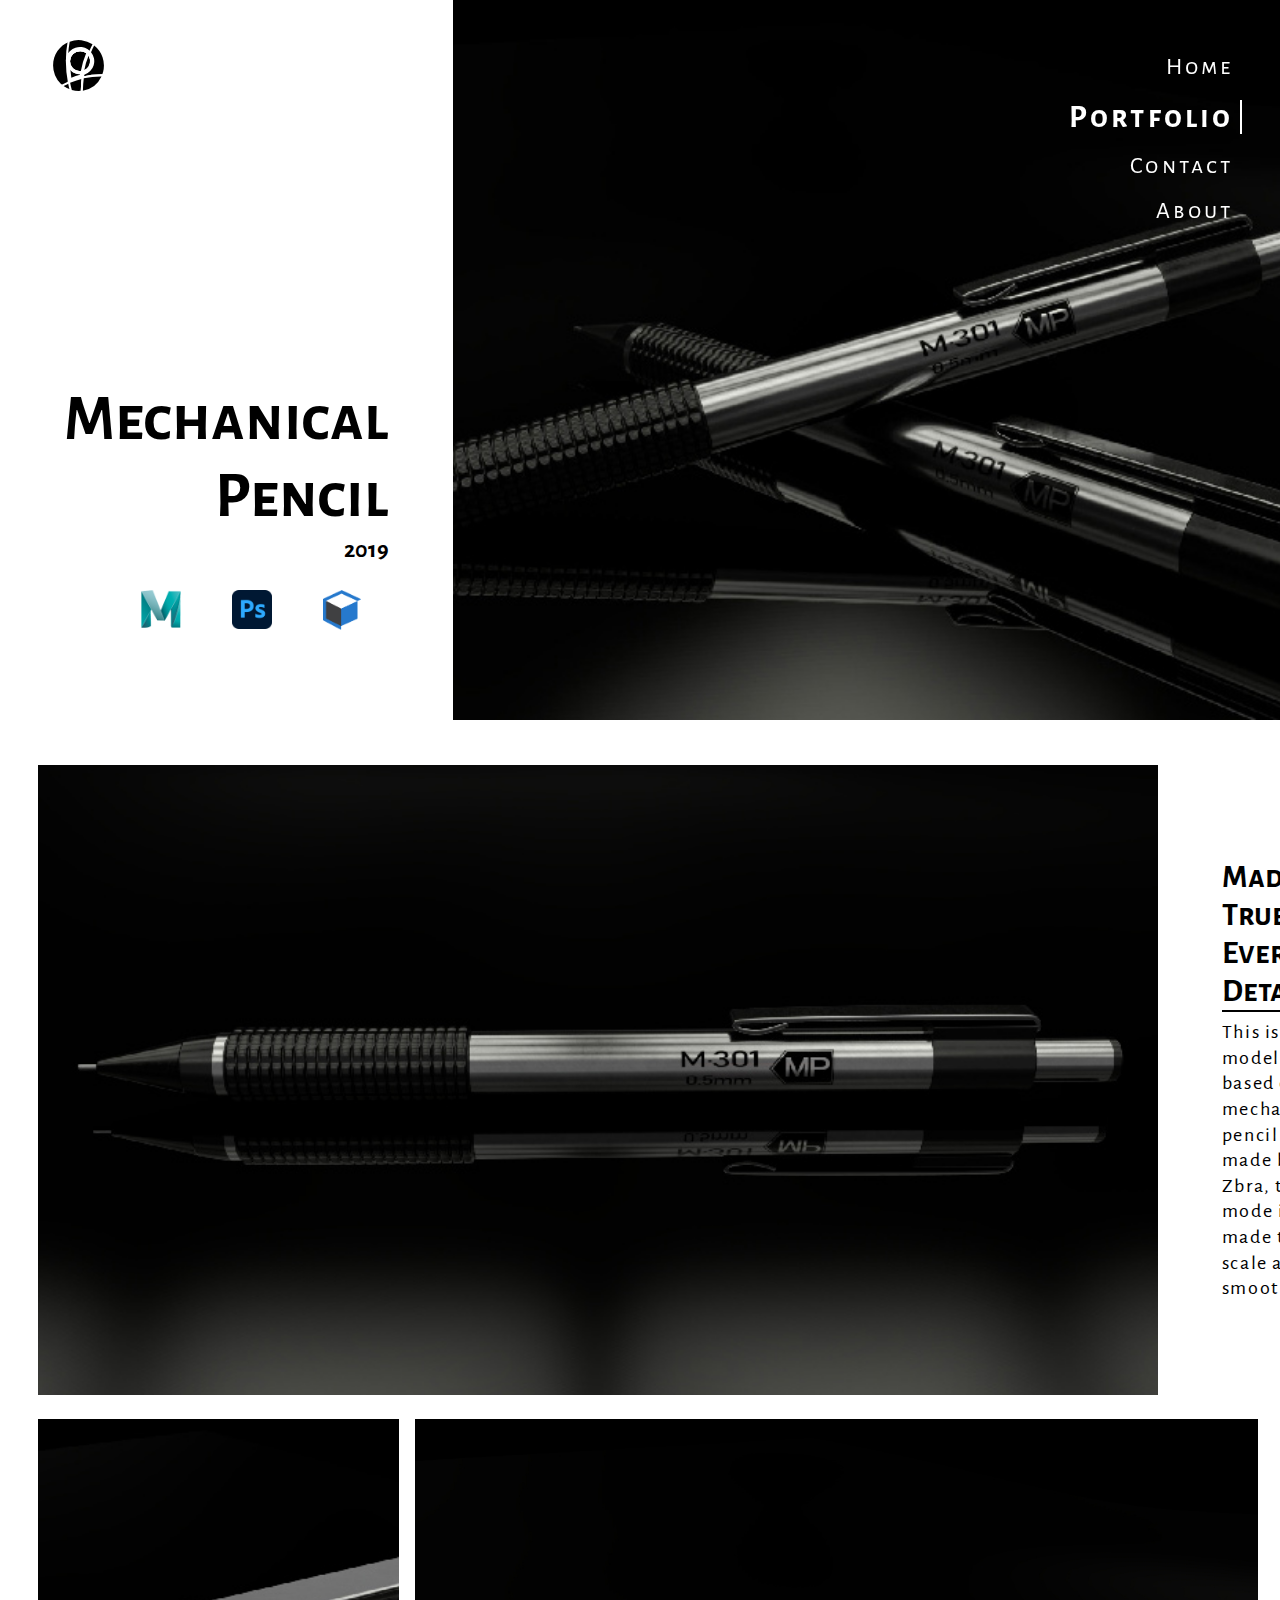
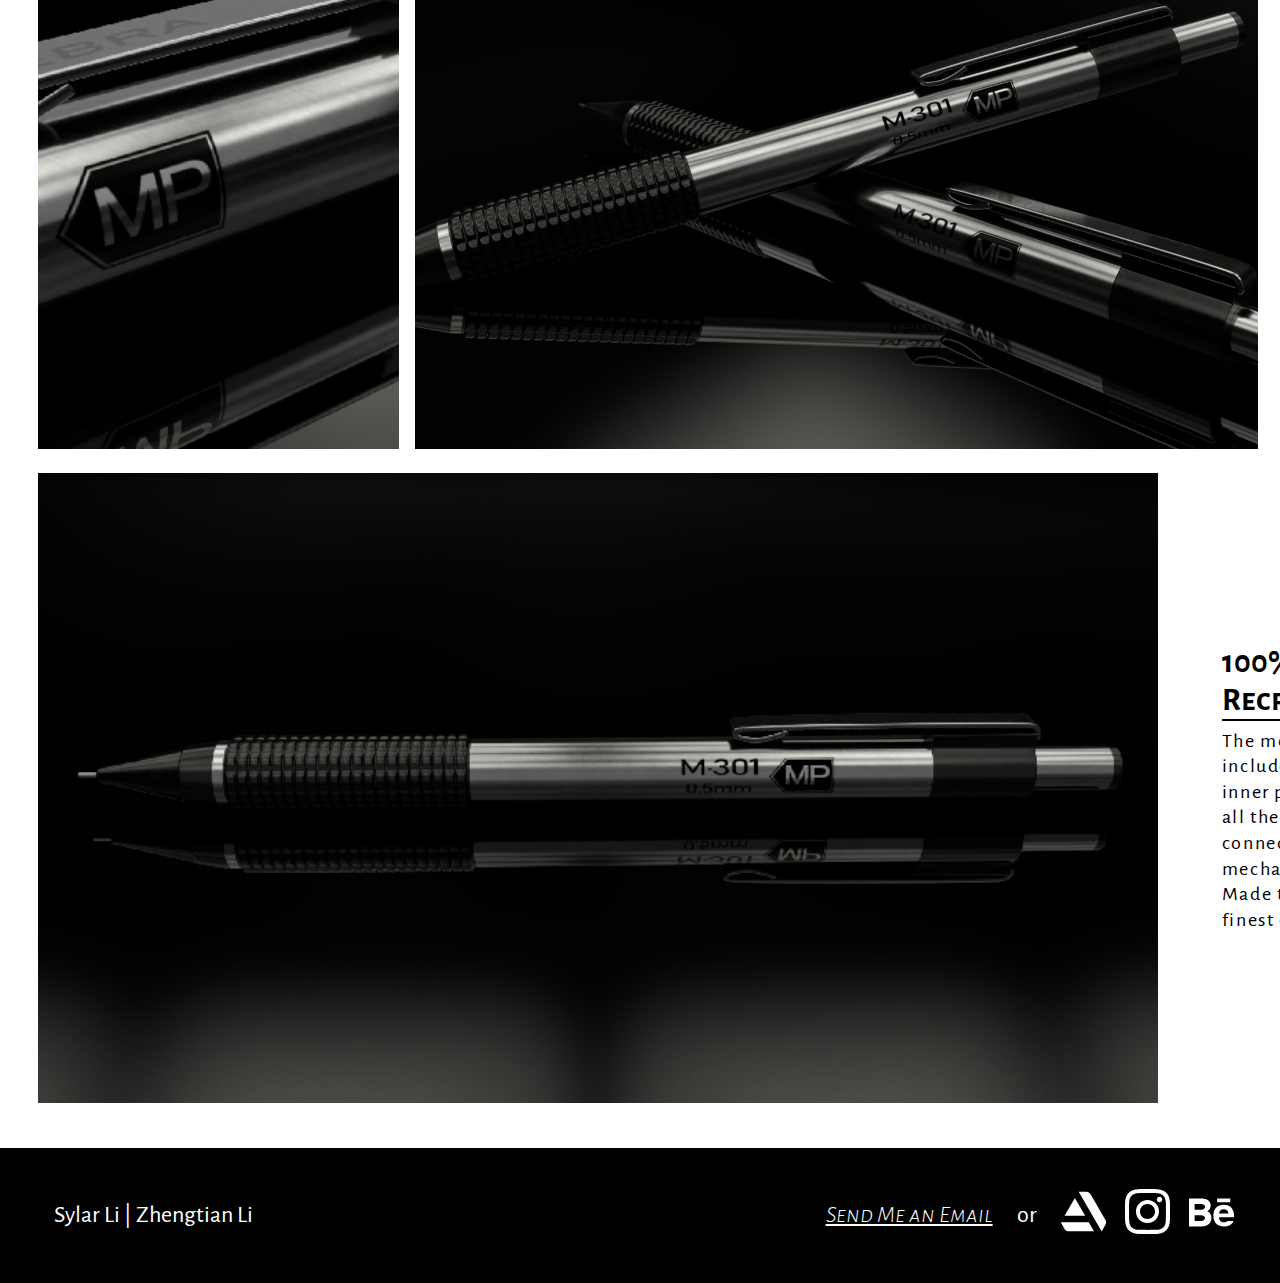
<file: project_template.html>
<!DOCTYPE html>
<html lang="en">
<head>
    <meta charset="UTF-8">
    <meta http-equiv="X-UA-Compatible" content="IE=edge">
    <meta name="viewport" content="width=device-width, initial-scale=1.0">
    <title>Gamer's Nest | Sylar Li | Interactive Digital Media</title>
    <link rel="stylesheet" href="./css/menu.css">
    <link rel="stylesheet" href="./css/projects.css">
    <link rel="stylesheet" href="./css/font.css">
</head>
<body>
    <div class="menu" id="menu_close">
        <div id="burger">
            <div id="burger_ele"></div>
        </div>
        <ul class="menu_item" id="burger_close">
            <li >
                <a class="item" href="index.html">Home</a>
                <div class="item_indicator"></div>
            </li>

            <li id="current_item">
                <a class="item" href="portfolio.html">Portfolio</a>
                <div class="item_indicator"></div>
            </li>

            <li>
                <a class="item" href="">Contact</a>
                <div class="item_indicator"></div>
            </li>

            <li>
                <a class="item" href="">About</a>
                <div class="item_indicator"></div>
            </li>
        </ul>
        <a href="index.html" id="logo"></a>
    </div>

    
    <main>
        <div class="thumbnail">
            <div class="thumbnail_img" style="background-image: url('./img/portfolio/mechanical_pencil_1.jpg');">
                <!-- <img src="img/portfolio/mechanical_pencil_4.jpg" alt=""> -->
                <h1 id="title">Mechanical Pencil</h1>
            </div>
    
            <div class="sub_info">
                <h1>Mechanical Pencil</h1>
                <h2>2019</h2>
                <ul class="software">
                    <li class="maya"></li>
                    <li class="ps"></li>
                    <li class="textures_com"></li>
                </ul>
            </div>
        </div>
    
        <div class="detail">
            <div class="card">
                <img src="img/portfolio/mechanical_pencil_4.jpg" alt="Material Showcase" alt="">
                <div class="description">
                    <h2>Made True to Every Detail</h2>
                    <p>This is a model based on a mechanical pencil made by Zbra, the mode is made to scale and smoothed.</p>
                </div>
            </div>

            <div class="card small_card_img">
                <img src="img/portfolio/mechanical_pencil_2.jpg" alt="Material Showcase" alt="">
                <img src="img/portfolio/mechanical_pencil_3.jpg" alt="Material Showcase" alt="">
            </div>

            <div class="card">
                <img src="img/portfolio/mechanical_pencil_4.jpg" alt="Material Showcase" alt="">
                <div class="description">
                    <h2>100% Recreation</h2>
                    <p>The model also includes all the inner parts and all the connection mechanism. Made to the finest detail.</p>
                </div>
            </div>
        </div>
    </main>
    
    <div id='footer' class="footer">
        <div id="name">
            <p>Sylar Li | Zhengtian Li</p>
        </div>
        <div class="social_media">
            <a href="mailto:ssyyllaarrlleeee@gmail.com">Send Me an Email</a>
            <p>or</p>
            <div><a href="https://www.artstation.com/shakalaka"><img src="img/icons/ArtStation.svg" alt=""></a>
                <a href="https://www.instagram.com/skylunar_/"><img src="img/icons/instagram.svg" alt=""></a>
                <a href="https://www.behance.net/sylarli"><img src="img/icons/behance.svg" alt=""></a></div>
            
        </div>
    </div>

<script src='./js/menu.js'></script>
</body>

</html>
</file>
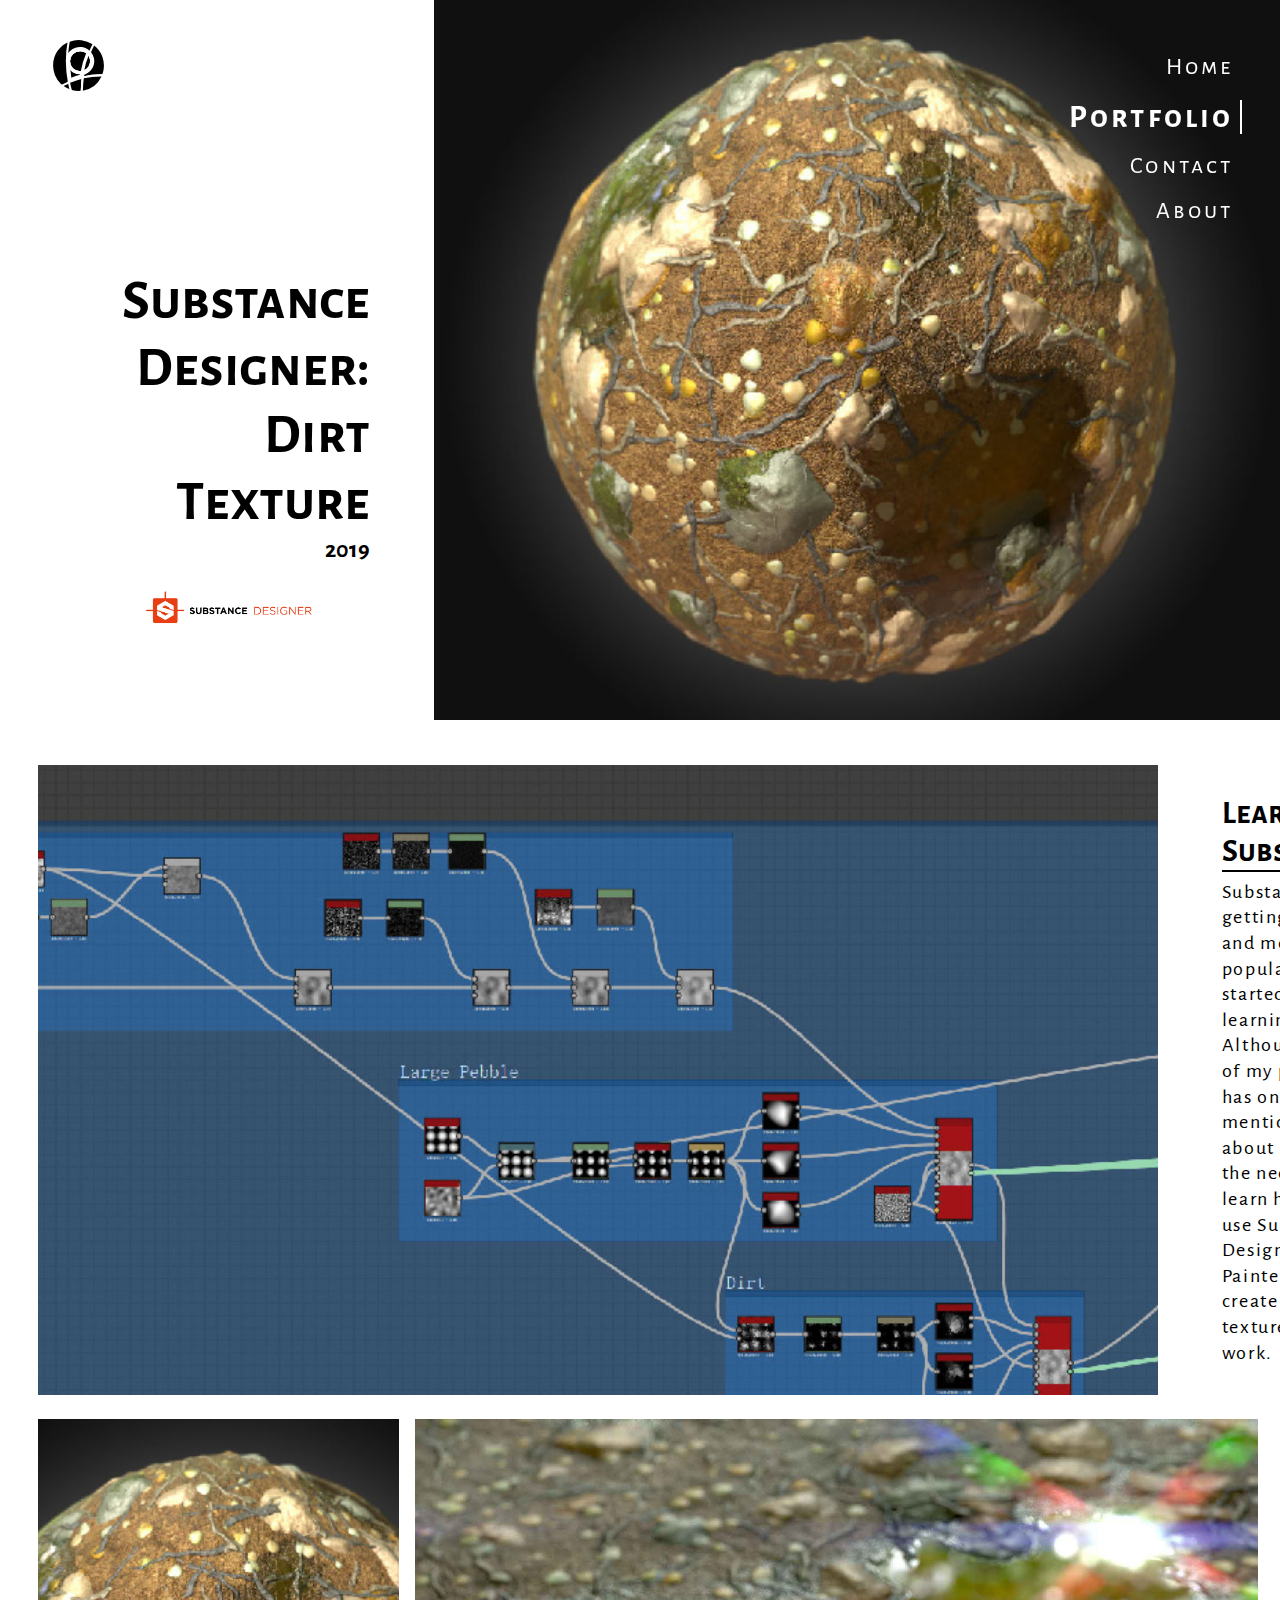
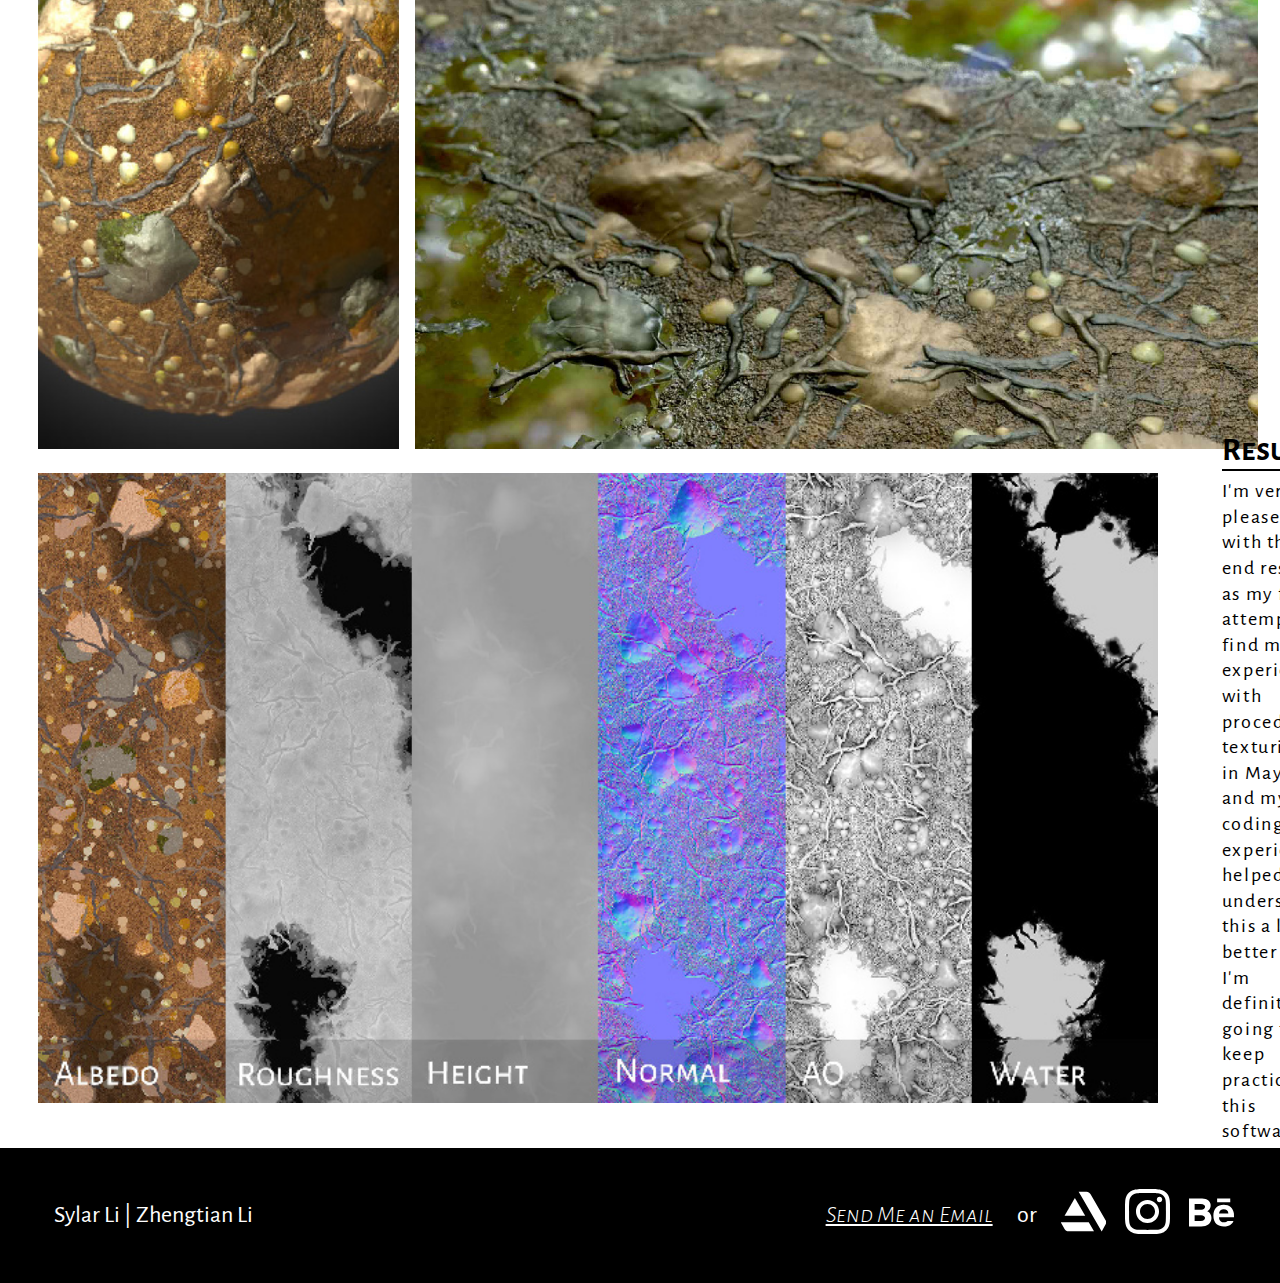
<file: substance_dirt.html>
<!DOCTYPE html>
<html lang="en">
<head>
    <meta charset="UTF-8">
    <meta http-equiv="X-UA-Compatible" content="IE=edge">
    <meta name="viewport" content="width=device-width, initial-scale=1.0">
    <title>Substance Texture: Mud | Sylar Li | Interactive Digital Media</title>
    <link rel="stylesheet" href="./css/menu.css">
    <link rel="stylesheet" href="./css/projects.css">
    <link rel="stylesheet" href="./css/font.css">
</head>
<body>
    <div class="menu" id="menu_close">
        <div id="burger">
            <div id="burger_ele"></div>
        </div>
        <ul class="menu_item" id="burger_close">
            <li >
                <a class="item" href="index.html">Home</a>
                <div class="item_indicator"></div>
            </li>

            <li id="current_item">
                <a class="item" href="portfolio.html">Portfolio</a>
                <div class="item_indicator"></div>
            </li>

            <li>
                <a class="item" href="">Contact</a>
                <div class="item_indicator"></div>
            </li>

            <li>
                <a class="item" href="">About</a>
                <div class="item_indicator"></div>
            </li>
        </ul>
        <a href="index.html" id="logo"></a>
    </div>

    
    <main>
        <div class="thumbnail">
            <div class="thumbnail_img" style="background-image: url('./img/portfolio/substnace_dirt_sphere.jpg');">
                <!-- <img src="img/portfolio/mechanical_pencil_4.jpg" alt=""> -->
                <h1 id="title">Substance Designer: <br>Dirt Texture</h1>
            </div>
    
            <div class="sub_info">
                <h1 style="font-size: 3.5rem;">Substance Designer: <br>Dirt Texture</h1>
                <h2>2019</h2>
                <ul class="software">
                    <li class="substance_large"></li>
                </ul>
            </div>
        </div>
    
        <div class="detail">
            <div class="card">
                <img src="img/portfolio/substnace_dirt_graph.jpg" alt="Material Showcase" alt="">
                <div class="description">
                    <h2>Learning Substance</h2>
                    <p>Substance is getting more and more popular since I started learning CG. Although none of my professor has once mentioned about it, I felt the need to learn how to use Substance Designer and Painter to create and texture my CG work. </p>
                </div>
            </div>

            <div class="card small_card_img">
                <img src="img/portfolio/substnace_dirt_sphere.jpg" alt="Material Showcase" alt="">
                <img src="img/portfolio/substance_dirt.jpg" alt="Material Showcase" alt="">
            </div>

            <div class="card">
                <img src="img/portfolio/substnace_dirt_maps.jpg" style="object-fit: contain;" alt="Material Showcase" alt="">
                <div class="description">
                    <h2>Results</h2>
                    <p>I'm very pleased with the end result, as my first attempt. I find my experience with procedural texturing in Maya and my coding experience helped me understand this a lot better and I'm definitely going to keep practicing this software.</p>
                </div>
            </div>
        </div>
    </main>
    
    <div id='footer' class="footer">
        <div id="name">
            <p>Sylar Li | Zhengtian Li</p>
        </div>
        <div class="social_media">
            <a href="mailto:ssyyllaarrlleeee@gmail.com">Send Me an Email</a>
            <p>or</p>
            <div><a href="https://www.artstation.com/shakalaka"><img src="img/icons/ArtStation.svg" alt=""></a>
                <a href="https://www.instagram.com/skylunar_/"><img src="img/icons/instagram.svg" alt=""></a>
                <a href="https://www.behance.net/sylarli"><img src="img/icons/behance.svg" alt=""></a></div>
            
        </div>
    </div>

<script src='./js/menu.js'></script>
</body>

</html>
</file>
<file: css/menu.css>
html{
    font-size: 100%;
}
* {
    box-sizing: border-box;
    margin: 0;
    padding: 0;
}

ul, li, link{
    list-style-type:none;
    text-decoration: none;
}

body{
    position: relative;
    margin: 0;
    padding: 0;    
    font-family: 'AlegreyaSansSC', Fallback, sans-serif;
    font-weight: 400;
    font-style: normal;
}

h1, h2{
    font-family: 'AlegreyaSansSC', Fallback, sans-serif;
    font-weight: 600;
    font-style: normal;
}

p{
    font-family: 'AlegreyaSans', Fallback, sans-serif;
    font-weight: 400;
    font-style: normal;
}

a{
    font-family: 'AlegreyaSansSC', Fallback, sans-serif;
    font-weight: 300;
    font-style: italic;
}

/* --------------------------- */

.menu{
    position: fixed;
    display: flex;
    align-items: flex-start;
    justify-content: flex-end;
    top: 0;
    right: 0;
    margin: 0 auto;
    /* height: 100vh; */
    max-width: 1920px;
    margin: 0 auto;
    width: 100vw;
    padding: 5vh 3vw;
    background-color: rgb(0, 0, 0, 100);
    transition: all .3s;
    z-index: 2;
}

#menu_close{
    background-color: rgba(0, 0, 0, 0);
    transition: all .3s;
}

.menu_fullscreen{
    margin-top: 10vh;
}

#burger{
    position: absolute;
    right: 5vw;
    top:3vw;
    display: none;
    align-items: center;
    justify-content: center;
    height: 53px;
    width: 53px;
    border-radius: 30px;
    transition: all .2s linear;
    opacity: .5;
    cursor: pointer;
    background-color: rgba(0, 0, 0, 0.13);
    border: 2px rgba(0, 0, 0, 0.548) solid;
}

.burger_appear{
    display: flex !important;
    opacity: 1 !important;
    visibility: visible !important;
    transition: opacity .3s, visibility .3s;
}

#burger:hover{
    opacity: 1;
    transition: all .2s linear;
}

#burger_ele{
    content: '';
    width: 30px;
    height: 2px;
    background-color: rgb(255, 255, 255);
    border: 0px solid black;
    transition: all .3s;
    border-radius: 5px;
    position: relative;
}

#burger_ele::before,
#burger_ele::after{
    content: '';
    position: absolute;
    width: 30px;
    height: 2px;
    background-color: rgb(255, 255, 255);
    border: 0px solid black;
    transition: all .3s;
    border-radius: 5px;
}

#burger_ele::before{ transform: translateY(-10px);
    transition: all .3s;}
#burger_ele::after { transform: translateY(10px);
    transition: all .3s;}

.open{
    opacity: 1 !important;
    transition: all .3s; 
}

.open #burger_ele{
    width: 0px;
    transition: all .3s;
}

.open #burger_ele::before{
    background-color: rgb(255, 255, 255);
    border: 0px solid black;
    transform: rotate(135deg) translate(10.5px,10.5px);
    transition: all .3s;
}

.open #burger_ele::after{
    background-color: rgb(255, 255, 255);
    border: 0px solid black;
    transform: rotate(45deg) translate(-10.5px,10.5px);
    transition: all .3s;
}

.menu_item{
    display: flex;
    flex-direction: column;
    justify-content: flex-end;
    position: relative;
    transition: all .5s;
    height: auto;
}

#burger_close{
    visibility: hidden;
    opacity: 0;
    right: 0;
    height: 0;
    width: 100% !important;
    background-color: rgba(0, 0, 0, 0);
    transition: all .5s;
}

.menu_item li{
    display: flex;
    justify-content: flex-end;
    align-items: center;
    margin: .5rem;
    position: relative;
}

.menu_item li::after{
    content: '';
    background-color: white;
    position: absolute;
    top: 0;
    right: 0;
    height: 100%;
    width: 0rem;
    transition: width .3s;
}

.item{
    font-family: 'AlegreyaSansSC', Fallback, sans-serif;
    font-weight: 400;
    font-style: normal;
}

.menu_item li:hover::after{
    width: 9rem;
    transition: width .3s;
}

.menu_item li:hover > .item{
    color: black;
    transition: color .3s;
}

.menu_item li a{
    font-size: 1.5rem;
    color: white;
    text-decoration: none;
    letter-spacing: .2rem;
    z-index: 1;
}

#current_item a{
    font-size: 2rem;
    font-weight: bold;
}

.item_indicator{
    position: absolute;
    width: 2px;
    height: 90%;
    background-color: rgba(0, 0, 0, 0);
    right: -.5rem;
    transition: all .3s;
}

.menu_item li:hover > .item_indicator{
    height: 100%;
    transition: all .3s;
}


#current_item .item_indicator{
    background-color: white;
}

#logo{
    position: absolute;
    top: 3vw;
    left: 4vw;
    height: 55px;
    width: 55px;
    background-image: url('../img/logo.svg');
    background-size: cover;
    background-position: center;
    opacity: 1;
    transition: all .3s;
}

.logo_disappear{
    opacity: .5 !important;
    transition: opacity .3s;
}

#name{
    display: flex;
    align-items: center;
}

.footer{
    width: 100%;
    height: 15vh;
    background-color: black;
    display: flex;
    justify-content: space-between;
    align-items: center;
    padding: 0 3vw;
}

.footer img{
    height: 7vh;
}

.footer p{
    font-size: 1.5rem;
    color: white;
    margin: 0 1rem;
}

.social_media{
    display: flex;
    align-items: center;
}

.social_media a{
    margin: .5rem;
    color: white;
    font-size: 1.5rem;
}

.social_media a img{
    height: 5vh;
    width: 5vh;
}




/* @media screen and (max-width: 960px){
    .menu{
        padding: 2vw;
        background-color: rgba(0, 0, 0, 0.795);
    }
 

    #logo{
        top: 2vw;
        left: 2vw;
    }

    .menu_item{
        flex-direction: row;
        height: auto;
    }
    .menu_item li{
        flex-direction: column;
        justify-content: center;
        align-items: flex-end;
        padding: 0 .7rem;
    }

    .item_indicator{
        height: 2px;
        width: 90%;
        right: 0;
        left: 5%;
        bottom: -.1rem;
        transition: all .3s;
    }

    .menu_item li::after{
        bottom: 0;
        width: 100%;
        height: 0;
        transition: height .3s;
    }

    .menu_item li:hover::after{
        width: 100%;
        height: 100%;
        transition: height .3s;
    }

    .menu_item li:hover > .item_indicator{
        width: 100%;
        left: 0;
        transition: all .3s;
    }
} */

@media screen and (max-width:960px){
    .menu{
        padding: 0 5vw;
        height: 100%;
        background-color: rgb(0, 0, 0);
    }

    #menu_close{
        height: 10vh;
    }

    #logo{
        top: 5vw;
        left: 5vw;
    }

    .logo_disappear{
        opacity: 0 !important;
        transition: opacity .3s;
    }

    #burger{
        display: flex;
        right: 5vw;
        top:5vw;
    }

    .menu_item{
        flex-direction: column;
        align-items: flex-end;
        justify-content: flex-start;
        margin-top: 15vh;
        height: 100%;
        visibility: visible;
        opacity: 1;
        transition: visibility .5s, opacity .5s;
    }

    .menu_item li a{
        font-size: 2rem;
    }

    .menu_item li{
        flex-direction: row;
        justify-content: center;
        align-items: center;
        padding: 0;
    }

    .item_indicator{
        position: relative;
        height: 90%;
        width: 2px;
        right: -.5rem;
        /* left: auto; */
        top: 0;
        bottom: -.1rem;
        transition: all .3s;
    }

    .menu_item li::after{
        top: 0;
        right: 0;
        width: 0rem;
        height: 100%;
        transition: width .3s;
    }

    .menu_item li:hover::after{
        width: 11em;
        height: 100%;
        transition: width .3s;
    }

    .menu_item li:hover > .item_indicator{
        width: 2px;
        height: 100%;
        right: -.5rem;
        transition: all .3s;
    }

    .footer{
        flex-direction: column;
        padding: 1.5rem;
        height: auto;
    }

    #name{
        width: 100%;
        border-bottom: 2px solid white;
        padding-bottom: 1rem;
    }

    #name p{
        width: 100%;
        text-align: center;
    }

    .footer .social_media{
        flex-direction: column;
    }
/* 
    .footer p{
        margin: 1rem;
    } */

}
</file>
<file: css/index.css>
html{
    /* scroll-snap-type: y proximity; */
}

body{
    max-width: 1920px;
    overflow-y: scroll;
    margin: auto;
    background-color: rgb(209, 209, 209);
    position: relative;
}

#black_bg{
    position: absolute;
    width: 100%;
    top: 0;
    z-index: -2;
    transition: background-color .4s;
}

.black_bg_first{
    background-color: rgb(0, 0, 0);
    transition: background-color .4s;
    height: 100%;
}

.black_bg_second{
    background-color: rgb(0, 165, 165);
    transition: background-color .4s;
    height: 100%;
}

.black_bg_third{
    background-color: #0f0092;
    transition: background-color .4s;
    height: 100%;
}

.black_bg_forth{
    background-color: #e9af00;
    transition: background-color .4s;
    height: 100%;
}

#white_bg{
    position: absolute;
    background-color: white;
    width: 35%;
    height: 100%;
    top: 0;
    z-index: -1;
    transition: left .4s;
}

.white_bg_left{
    left: 0%;
    transition: left .4s;
}

.white_bg_mid{
    left: 33%;
    transition: left .4s;
}

.white_bg_right{
    left: 65%;
    transition: left .4s;
}

#first_page{
    scroll-snap-align: start;
    height: 100vh;
    width: 100vw;
    display: flex;
    justify-content: space-between;
    align-items: center;
}

/* ------------------------------------- */
.introduction_box{
    width: 35%;
    display: flex;
    flex-direction: column;
    justify-content: center;
    align-items: center;
    transform: translateY(10vh);
}

.introduction{
    height: auto;
}

.introduction h1{
    font-size: 8rem;
    font-weight: 300;
    line-height: 7.5rem;
}

.line_2{
    display: flex;
    align-items: center;
    padding-left: .5rem;
    margin: 0 0 1.5rem 0;
}

.line_2 h2{
    font-size: 2rem;
    padding-right: 1.5rem;
}

.line_2 img{
    height: 4rem;
}

.introduction p{
    font-size: 1rem;
    font-weight: 400;
    letter-spacing: .4rem;
    padding-left: .5rem;
    margin: 1rem 0;
    color: #1b1b1b;
    text-align: center;
}

#first_page_bg{
    position: relative;
    width: 65%;
    height: 100%;
    background-image: url('../img/BG.svg');
    background-size: 700%;
    background-position: center;
    z-index: -2;
}

#first_page_bg::after{
    content: '';
    width: 100%;
    bottom: 0;
    left: 0;
    height: 50%;
    position: absolute;
    background: linear-gradient(0deg, rgba(0,0,0,1) 10%, rgba(0,0,0,0) 100%);
    z-index: -2;
}

.next_page{
    height: 64px;
    width: 64px;
    background-image: url('../img/next_page.svg');
    background-size: cover;
}

#first_next_page{
    transform: translateY(10vh);
}

/* -------------------------------- */
.page{
    position: relative;
    height: 100vh;
    width: 100vw;
    display: flex;
    max-width: 1920px;
}

/* ---------------------------- */
.title{
    width: 35%;
    height: 100vh;
    display: grid;
    grid-template-columns: 15% 1fr 15%;
    grid-template-rows: 13vh 2.3rem auto 2rem 2% 64px 3%;  
}

.title_top{
    grid-column: 2;
    grid-row: 2;
    font-size: 2.3rem;
    font-weight: 400;
    font-style: italic;
}

.title_mid{
    grid-column: 2;
    grid-row: 3;
    font-size: 11vh;
    align-self: center;
}

.title_bot{
    grid-column: 2;
    grid-row: 4;
    font-size: 2rem;
    font-weight: 300;
    font-style: italic;
    color: black;
}

.title .next_page{
    grid-column: 2;
    grid-row: 6;
    justify-self: center;
}

.content_in_title{
    width: 100%;
}

.content{
    width: 65%;
    height: 100vh;
    padding: 4vw;
    display: flex;
    justify-content: center;
    align-items: center;
}


.content_img_container{
    display: flex;
    flex-direction: column;
    justify-content: center;
    height: 100%;
    width: 100%;
}

.content_img_container a{
    margin: 1rem;
    font-size: 1.15rem;
    color: rgb(255, 255, 255);
}

.content_img{
    height: 75%;
    width: 100%;
    background-size: cover;
    background-position: center;
}

.small_screen_text {
    display: none;
}

/* ------------------------------------------ */
#second_page{
    scroll-snap-align: start;
    flex-direction: row-reverse;
}

#second_page .title .title_top{
    justify-self: start;
}

#second_page .title_mid{
    font-size: 5rem;
    line-height: 5rem;
}

#second_page .title_bot{
    justify-self: end;
}

#second_page .content_img{
    background-image: url('../img/web_dev.jpg');
}

/* ------------------------------ */
#third_page{
    scroll-snap-align: start;
    flex-direction: row;
}

#third_page .title{
    justify-items: right;
}

#third_page .title_mid{
    justify-self: right;
    align-self: center;
}

#third_page .title_mid p{
    font-size: 20vh;
    line-height: 7rem;
}

#third_page .title_bot{
    justify-self: start;
}

#third_page .title .next_page{
    justify-self: right;
}

#third_page .content{
    justify-content: start;
}

#third_page .content_img{
    background-image: url('../img/vrar.png');
}

/* -------------------------- */
#forth_page{
    scroll-snap-align: start;
    flex-direction: row-reverse;
}


#forth_page .title{
    justify-items: right;
}

#forth_page .title_mid{
    justify-self: left;
    align-self:flex-start;
    transform: translateY(5vh);
    font-size: 17vh;
}

#forth_page .title_bot{
    justify-self: right;
    align-self: center;
}

#forth_page .content{
    justify-content: start;
}
#forth_page .next_page{
    justify-self: right;
    transform:scaleY(0.4) rotate(-90deg);
    align-self: center;
    z-index: 2;
    cursor: pointer;
}

#forth_page .content_img{

    background-image: url('../img/gamers_nest_1.jpg');
}

.footer{
    scroll-snap-align: end;
}


@media screen and (max-width: 960px){

    #white_bg{
        position: fixed;
        width: 100%;
        height: 100%;
        z-index: -2;
        top: 0;
    }
    .white_bg_right{
        left: 0;
        top: 0;
    }

    .white_bg_left{
        left: 0;
        top:50%;
    }

    #black_bg{
        position: fixed;
        top: 0;
        transition: height .3s;
    }

    .black_bg_first{
        background-color: white;
        height: 0;
        transition: height .3s;
    }

    .black_bg_second{
        height: 40%;
        transition: height .3s;
    }

    .black_bg_third{
        height: 50%;
        transition: height .3s;
    }

    .black_bg_forth{
        height: 70%;
    }

    .page{
        height: 100vh;
        width: 100vw;
        position: relative;
    }

    .title{
        height: 100vh;
        width: 100vw;
        display: grid;
        grid-template-columns: 7% 43% 43% 7%;
        grid-template-rows: 5% 2.3rem 22% 28% 22% auto 10% 3%;
    }

    .title_top{
        grid-column: 2/4;
        grid-row: 2/3;
    }

    .title_bot{
        grid-column: 2/3;
        grid-row: 7/8;
    }

    .title .next_page{
        grid-column: 3/4;
        grid-row: 7/8;
        background-size: cover;
        background-position: center;
    }

    .content{
        position: absolute;
        display: block;
        padding: 0;
        height: 100%;
        width: 100%;
        display: grid;
        grid-template-columns: 0 50% 50% 0;
        grid-template-rows: 5% 2.3rem 18% 30% 22% auto 10% 3%;
    }


    #first_page{
        flex-direction: column;
    }

    .introduction_box{
        width: 100%;
        height: 100%;
        justify-content: space-between;
        transform: translateY(0);
        padding: 40vh 5vw 2vh 5vw;
        background-image: url('../img/bg_highlight_black.svg');
        background-size: 1500%;
        background-position: center;
    }

    .introduction_box::after{
        content: '';
        width: 100%;
        bottom: 0;
        left: 0;
        height: 50%;
        position: absolute;
        background: linear-gradient(0deg, rgb(255, 255, 255) 10%, rgba(255, 255, 255, 0) 100%);
        z-index: -3;
    }

    .introduction{
        transform: translateY(0);
    }

    #first_next_page{
        transform: translateY(0);
    }

    #first_page_bg{
        display: none;
    }

    
    #second_page{
        flex-direction: column;
    }

    #second_page .title_top{
        color: white;
    }

    #second_page .title_mid{
        grid-column: 2/4;
        grid-row: 5/6;
        font-size: 7vh;
        justify-self: right;
        text-align: right;
    }

    #second_page .content_img_container{
        grid-column: 2/4;
        grid-row: 3/5;
    }

    #second_page .content_img_container a{
        color: rgb(110, 110, 110);
    }

    #third_page{
        flex-direction: column;
        color: white;
    }

    #third_page .title_mid{
        grid-column: 2/4;
        grid-row: 3/4;
        align-self: left;
    }

    #third_page .title_mid img{
        display: none;
    }

    #third_page .title_mid p{
        display: none;
    }

    #third_page .title_bot{
        color: black;
    }

    #third_page .small_screen_text{
        display: block !important;
        font-size: 6rem !important;
    }
    
    #third_page .content_img_container{
        grid-column: 2/4;
        grid-row: 4/6;
    }

    #third_page .content_img_container a{
        color: rgb(110, 110, 110);
    }


    #forth_page{
        flex-direction: column;
    }

    #forth_page .title_top{
        justify-self: left;
    }

    #forth_page .title_mid{
        grid-column: 2/4;
        grid-row: 5/6;
        font-size: 10vh;
        justify-self: right;
        text-align: right;
    }

    #forth_page .title_bot{
        justify-self: left;
        z-index: 2;
    }

    #forth_page .next_page{
        justify-self: left;
        transform: translateX(-16vw) scaleY(0.4) rotate(-90deg);
    }

    #forth_page .title_mid br{
        display: none;
    }

    #forth_page .content_img_container{
        grid-column: 2/4;
        grid-row: 3/5;
    }
}
</file>
<file: css/font.css>
@font-face {
    font-family: 'AlegreyaSansSC';
    src: url(../fonts/AlegreyaSansSC/AlegreyaSansSC-Light.ttf);
    font-weight:100;
    font-style: normal;
}

@font-face {
    font-family: 'AlegreyaSansSC';
    src: url(../fonts/AlegreyaSansSC/AlegreyaSansSC-LightItalic.ttf);
    font-weight:100;
    font-style: italic;
}

@font-face {
    font-family: 'AlegreyaSansSC';
    src: url(../fonts/AlegreyaSansSC/AlegreyaSansSC-Light.ttf);
    font-weight: 300;
    font-style: normal;
}

@font-face {
    font-family: 'AlegreyaSansSC';
    src: url(../fonts/AlegreyaSansSC/AlegreyaSansSC-LightItalic.ttf);
    font-weight: 300;
    font-style: italic;
}

@font-face {
    font-family: 'AlegreyaSansSC';
    src: url(../fonts/AlegreyaSansSC/AlegreyaSansSC-Regular.ttf);
    font-weight: 400;
    font-style: normal;
}

@font-face {
    font-family: 'AlegreyaSansSC';
    src: url(../fonts/AlegreyaSansSC/AlegreyaSansSC-Italic.ttf);
    font-weight: 400;
    font-style: italic;
}

@font-face {
    font-family: 'AlegreyaSansSC';
    src: url(../fonts/AlegreyaSansSC/AlegreyaSansSC-Medium.ttf);
    font-weight: 500;
    font-style: normal;
}

@font-face {
    font-family: 'AlegreyaSansSC';
    src: url(../fonts/AlegreyaSansSC/AlegreyaSansSC-MediumItalic.ttf);
    font-weight: 500;
    font-style: italic;
}

@font-face {
    font-family: 'AlegreyaSansSC';
    src: url(../fonts/AlegreyaSansSC/AlegreyaSansSC-Bold.ttf);
    font-weight: 700;
    font-style: normal;
}

@font-face {
    font-family: 'AlegreyaSansSC';
    src: url(../fonts/AlegreyaSansSC/AlegreyaSansSC-BoldItalic.ttf);
    font-weight: 700;
    font-style: italic;
}

@font-face {
    font-family: 'AlegreyaSansSC';
    src: url(../fonts/AlegreyaSansSC/AlegreyaSansSC-ExtraBold.ttf);
    font-weight: 800;
    font-style: normal;
}

@font-face {
    font-family: 'AlegreyaSansSC';
    src: url(../fonts/AlegreyaSansSC/AlegreyaSansSC-ExtraBoldItalic.ttf);
    font-weight: 800;
    font-style: italic;
}

@font-face {
    font-family: 'AlegreyaSansSC';
    src: url(../fonts/AlegreyaSansSC/AlegreyaSansSC-Black.ttf);
    font-weight: 900;
    font-style: normal;
}

@font-face {
    font-family: 'AlegreyaSansSC';
    src: url(../fonts/AlegreyaSansSC/AlegreyaSansSC-BlackItalic.ttf);
    font-weight: 900;
    font-style: italic;
}


@font-face {
    font-family: 'AlegreyaSans';
    src: url(../fonts/AlegreyaSans/AlegreyaSans-Light.ttf);
    font-weight:100;
    font-style: normal;
}

@font-face {
    font-family: 'AlegreyaSans';
    src: url(../fonts/AlegreyaSans/AlegreyaSans-LightItalic.ttf);
    font-weight:100;
    font-style: italic;
}

@font-face {
    font-family: 'AlegreyaSans';
    src: url(../fonts/AlegreyaSans/AlegreyaSans-Light.ttf);
    font-weight: 300;
    font-style: normal;
}

@font-face {
    font-family: 'AlegreyaSans';
    src: url(../fonts/AlegreyaSans/AlegreyaSans-LightItalic.ttf);
    font-weight: 300;
    font-style: italic;
}

@font-face {
    font-family: 'AlegreyaSans';
    src: url(../fonts/AlegreyaSans/AlegreyaSans-Regular.ttf);
    font-weight: 400;
    font-style: normal;
}

@font-face {
    font-family: 'AlegreyaSans';
    src: url(../fonts/AlegreyaSans/AlegreyaSans-Italic.ttf);
    font-weight: 400;
    font-style: italic;
}

@font-face {
    font-family: 'AlegreyaSans';
    src: url(../fonts/AlegreyaSans/AlegreyaSans-Medium.ttf);
    font-weight: 500;
    font-style: normal;
}

@font-face {
    font-family: 'AlegreyaSans';
    src: url(../fonts/AlegreyaSans/AlegreyaSans-MediumItalic.ttf);
    font-weight: 500;
    font-style: italic;
}

@font-face {
    font-family: 'AlegreyaSans';
    src: url(../fonts/AlegreyaSans/AlegreyaSans-Bold.ttf);
    font-weight: 700;
    font-style: normal;
}

@font-face {
    font-family: 'AlegreyaSans';
    src: url(../fonts/AlegreyaSans/AlegreyaSans-BoldItalic.ttf);
    font-weight: 700;
    font-style: italic;
}

@font-face {
    font-family: 'AlegreyaSans';
    src: url(../fonts/AlegreyaSans/AlegreyaSans-ExtraBold.ttf);
    font-weight: 800;
    font-style: normal;
}

@font-face {
    font-family: 'AlegreyaSans';
    src: url(../fonts/AlegreyaSans/AlegreyaSans-ExtraBoldItalic.ttf);
    font-weight: 800;
    font-style: italic;
}

@font-face {
    font-family: 'AlegreyaSans';
    src: url(../fonts/AlegreyaSans/AlegreyaSans-Black.ttf);
    font-weight: 900;
    font-style: normal;
}

@font-face {
    font-family: 'AlegreyaSans';
    src: url(../fonts/AlegreyaSans/AlegreyaSans-BlackItalic.ttf);
    font-weight: 900;
    font-style: italic;
}
</file>
<file: css/projects.css>
.menu{
    z-index: 2;
}

main{
    z-index: -2;
    margin-bottom: 5vh;
    max-width: 1920px;
    /* margin: 0 auto 5vh auto; */
}

.thumbnail{
    width: 100%;
    height: 70vh;
    display: flex;
    flex-direction: column;
}

.thumbnail_img{
    width: 100%;
    height: 80%;
    display: flex;
    justify-content: flex-start;
    align-items: flex-end;
    padding: 5vw;
    background-size: cover;
    background-position: center;
    background-repeat: no-repeat;
}

.thumbnail_img h1{
    font-size: 2.5rem;
    color: white;
}

.sub_info{
    display: flex;
    justify-content: space-between;
    align-items: center;
    padding: 5vw;
}

.sub_info h1{
    display: none;
}

.software{
    display: flex;
    flex-direction: row;
    justify-content: flex-end;
}

.software li{
    height: 2.5rem;
    width: 2.5rem;
    background-size: contain;
    background-repeat: no-repeat;
    margin: 2vw;
}



/* ----------Softwares------------ */
.maya{
    background-image: url('../img/softwares/maya.png');
}

.ps{
    background-image: url('../img/softwares/photoshop.png');
}

.textures_com{
    background-image: url('../img/softwares/texture_com.png');
}

.substance_large{
    width: 12.5rem !important;
    background-image: url('../img/softwares/substance_designer_long_extended.png');
}

/* ---------------card----------------- */
.detail{
    width: 100%;
}

.card{
    width: 100%;
    margin: 1.5rem 0;
    display: flex;
    flex-direction: column;
}

.card img{
    width: 100%;
    object-fit: cover;
}

.description{
    margin: 7vw;
    display: flex;
    flex-direction: column;
    justify-content: center;
}

.description h2{
    font-size: 2rem;
    margin-bottom: .5rem;
    border-bottom: 2px black solid;
}

.description p{
    font-size: 1.25rem;
    letter-spacing: .1rem;
    line-height: 1.6rem;
}

.small_card_img{  
    margin:  .75rem 0;
}

.small_card_img img{  
    margin: 1rem 0;
    height: 100%;
}

@media screen and (min-width: 650px){
    #top_pad{
        height: 18vh;
        margin-bottom: 2vw;
    }

    .thumbnail{
        height: 60vh;
    }
}

@media screen and (min-width: 960px){
    #top_pad{
        height: 35vh;
        margin-bottom: 2vw;
        background-color: black;
    }

    .thumbnail{
        height: 80vh;
        flex-direction: row-reverse;
        margin-bottom: 5vh;
    }

    .thumbnail_img{
        height: 100%;
    }

    #title{
        display: none;
    }

    .sub_info{
        flex-direction: column;
        justify-content: flex-end;
        align-items: flex-end;
    }

    .sub_info h1{
        display: block;
        justify-self: flex-start;
        font-size: 4rem;
        text-align: end;
    }

    .card{
        flex-direction: row;
        height: 70vh;
        padding: 0 3vw;
    }

    .description{
        width: 40%;
        margin: 20vh 5vw;
    }

    .small_card_img{
        padding: 0 3vw !important;
        display: grid;
        grid-template-columns: 30% 70%;
        grid-template-rows: 100%;
        gap: 1rem;
    }

    .small_card_img img{
        height: 100%;
        margin: 0;
    }

}
</file>
<file: css/main.css>
@import url('https://fonts.googleapis.com/css2?family=Alegreya+Sans+SC:wght@300;400&display=swap');


html{
    font-size: 100%;
}
* {
    box-sizing: border-box;
    margin: 0;
    padding: 0;
}

ul, li, link{
    list-style-type:none;
    text-decoration: none;
}

body{
    margin: auto;
    max-width: 2048px;
    background: black;
    color: white;
    font-family: 'Alegreya Sans SC', sans-serif;
    font-weight: normal;
    /* background: url('../img/BG.svg') no-repeat;
    background-color: black;
    background-size: 300vw;
    background-position: -5% 200px; */
}


.first_page{
    width: 100%;
    height: 100vh;
    display: flex;
    justify-content: space-between;
    background: url('../img/BG.svg') no-repeat;
    background-color: black;
    background-size: 300%;
    background-position: -2% 38%;
    position: relative;
}


/* ------------------------------------------------------------- */

#burger{
    display: none;
    width: 70px;
    height: 60px;
    align-items: center;
    justify-content: center;
    margin: 2%;
    cursor: pointer;
    transition: all.3s;
}
#burger_element{
    content: '';
    width: 45px;
    height: 2px;
    background-color: white;
    margin: 5px;
    transition: all .3s;
    border-radius: 5px;
}

#burger_element::before,
#burger_element::after{
    position: absolute;
    content: '';
    width: 45px;
    height: 2px;
    border-radius: 5px;
    background-color: white;
}

#burger_element::before{ transform: translateY(-12px);
    transition: all .3s;}
#burger_element::after { transform: translateY(12px);
    transition: all .3s;}

#burger:hover{
    opacity: .7;
    transition: all .3s;
}

.open #burger_element{
    width: 0px;
    transition: all .3s;
}

.open #burger_element::before{
    transform: rotate(-45deg) translate(-16px,-16px);
    opacity: 1;
    transition: all .3s;
}

.open #burger_element::after{
    transform: rotate(45deg) translate(-16px,16px);
    transition: all .3s;
}

/* ------------------------------------------------------------- */
.left{
    width: 50%;
    display: flex;
    padding-left: 7%;
    align-items: center;
    text-shadow: 3px 3px 6px black;
    z-index: 1;
}
/* ------------------------------------------------------------- */
.introduction{
    display: flex;
    flex-direction: column;
    justify-content: space-between;
}

.introduction h1{
    font-size: 8rem;
    font-weight: lighter;
    line-height: 7rem;
}
.introduction h2{
    font-size: 2rem;
    align-items: center;
}

.line_2{
    display: flex;
    align-items: center;
    padding-left: .5rem;
    margin: 0 0 1.5rem 0;
}

.line_2 h2{
    font-size: 2rem;
    padding-right: 1.5rem;
}

.line_2 img{
    height: 4rem;
}

.introduction p{
    font-size: 1.25rem;
    font-weight: lighter;
    letter-spacing: .5rem;
    padding-left: .5rem;
    margin: 1rem 0;
    color: #828282;
}
/* ------------------------------------------------------------- */
.right{
    width: 50%;
    display: flex;  
    justify-content: flex-end;
    padding: 5%;
    z-index: 1;
}

.menu{
    display: flex;
    flex-direction: column;
    align-items: flex-end;
    height: 30%;
}

.menu li{
    display: flex;
    align-items: center;
    justify-content: space-between;
    transition: all .3s;
}

.menu li p{
    font-size: 1.5rem;
    margin: .5rem;
    letter-spacing: .2rem;
    width: 10.8rem;
    text-align: end;
    background-color: none;
    cursor: pointer;
    transition: background-color .5s, color .25s, font-size .5s;
}

.selector{
    width: 2px;
    height: 70%;
    background-color: none;
}

#current_selector p{
    font-size: 1.75rem;
    font-weight: bold;
}

#current_selector .selector{
    background-color: rgb(238, 238, 238);
    color: black;
}


.menu li p:hover{
    color: black;
    background-color: white !important; 
    transition: background-color .5s, color .25s;
}

.menu li p:active{
    color: grey;
    background-color: lightgrey;
}

.bottom_fade{
    width: 100%;
    bottom: -5%;
    left: 0;
    height: 50%;
    position: absolute;
    background: linear-gradient(0deg, rgba(0,0,0,1) 10%, rgba(0,0,0,0) 100%);
    z-index: 0;
}





.project_showcase{
    display: flex;
    flex-flow: row ;
    justify-content: center;
    align-items: center;
    padding: 0 10vw 20vh 10vw;
    height: auto;
}

.project_showcase_ele{
    display: flex;
    align-items: center;
    justify-content: center;
    flex-direction: column;
    position: relative;
    height: 30vw;
    width: 20vw;
    min-width: 150px;
    max-width: 250px;
    max-height: 400px;
    margin: 1.5%;
    cursor: pointer;
    overflow: hidden;
}


#ui{
    background: url('../img/ui.png') no-repeat;
    background-position: center;
    background-size: cover;
    top: 30px;
    
}

#vrar{
    background: url('../img/vrar.png') no-repeat;
    background-position: center;
    background-size: cover;
}

#threeD{
    background: url('../img/gamers_nest_1.jpg') no-repeat;
    background-position: center;
    background-size: cover;
    top: 30px;
}

#more{
    background-color: #1e1e1e;
}

.project_showcase_ele .bottom_fade{
    bottom: 0;
    height: 100%;
    background: none;
    z-index: 1;
    display: flex;
    align-items: center;
    justify-content: center;
    flex-direction: column;
}

.project_showcase_ele .bottom_fade::before{
    position: absolute;
    background: linear-gradient(to top, black 0%, rgba(0, 0, 0, 0.738) 19%, rgba(0, 0, 0, 0.541) 34%, rgba(0, 0, 0, 0.382) 47%, rgba(0, 0, 0, 0.278) 56.5%, rgba(0, 0, 0, 0.194) 65%, rgba(0, 0, 0, 0.126) 73%, rgba(0, 0, 0, 0.075) 80.2%, rgba(0, 0, 0, 0.042) 86.1%, rgba(0, 0, 0, 0.021) 91%, rgba(0, 0, 0, 0.008) 95.2%, rgba(0, 0, 0, 0.002) 98.2%, transparent 100%);
    bottom: 0;
    left: 0;
    right: 0;
    height: 100%;
    content: '';
    transition: height .3s;
}

.project_showcase_ele .bottom_fade:hover::before{
    height: 200%;
    transition: height .3s;
}

.project_showcase_ele .bottom_fade:hover > .category{
    font-size: 2.5rem;
    transition: font-size .3s;
}

#more .bottom_fade::before{
    background: #1e1e1e;
    transition: background .3s;
}

#more .bottom_fade:hover::before{
    background: #0f0f0f;
    transition: background .3s;
}

.arrow{
    width: 69px;
    height: 64px;
    transition: width .3s, height .3s;
    margin: 20px 20px 20px 7px;
    z-index: 1;
}

.project_showcase_ele .bottom_fade:hover > .arrow{
    width: 80px;
    height: 76px;
    transition: width .3s, height .3s;
}

.category{
    font-size: 2rem;
    font-weight: bold;
    letter-spacing: .5rem;
    text-align: center;
    z-index: 1;
    transition: font-size .3s;
    max-width: 90%;
}


.footer{
    height: 10vh;
    width: 100%;
    background-color: #1e1e1e;
}

.about_me{
    padding-left: auto;
    padding-right: auto;
}



/* -------------------------------------------- */
@media screen and (max-width: 960px) {
    .first_page{
        background-position: 3% 36%;
        background-size: 400%;
        
        flex-direction: column;
        justify-content: flex-start;
    }

    .left{
        width: auto;
        height: 75%;
    }

    .introduction{
        padding-top: 20%;
    }

    .right{
        order: -1;
        width: 100%;
        justify-content: flex-end;
        align-items: center;
        height: auto;
        padding: 2% 3%;
    }

    .menu{
        flex-direction: row;
        justify-content: flex-start;
        align-items: center;
    }

    .menu li{
        flex-direction: column;
        justify-content: center;
        margin: .3rem .5rem .3rem .5rem;
    }

    .menu li p{
        margin: .3rem;
        padding: .1rem 1rem;
        width: auto;
    }


    .selector{
        width: 93%;
        height: 2px;
    }

    .project_showcase{
        padding: 0;
    }
    
}

@media screen and (max-width: 650px){
    #burger{
        display: flex;
    }

    .menu{
        display: none;
    }
}
</file>
<file: css/portfolio.css>
@import url('https://fonts.googleapis.com/css2?family=Alegreya+Sans+SC:wght@300;400&display=swap');


*{
    box-sizing: border-box;
    max-width: 100vw;
}

body{
    margin: 0;
    padding: 0;    
    font-family: 'Alegreya Sans'; 
    font-weight: normal;
}

a{
    color: black;
    text-decoration: none;}

/* #first_page{
    min-height: 100vh;
    display: flex;
    flex-direction: column;
    justify-content: space-between;
} */

/* ------------------------------------------ */
#top_pad{
    height: 13vh;
    width: 100vw;
    padding: 3vw;
    margin-bottom: 2vw;
}

.top_pad_img{
    height: 15vw;
    width: 23.55vw;
    max-width: 119px;
    max-height: 76px;
    margin: auto;
    background-image: url('../img/sig_black.svg');
    background-size: cover;
    background-position: center;
}


.category{
    width: 100%;
    display: flex;
    justify-content: space-between;
    align-items: center;
}

.category h1{
    margin: 0 5vw;
    width: 100%;
    font-family: 'Alegreya Sans SC';
    font-size: 1.5em;
    border-bottom: black 2px solid;
}

.category img{
    height: 3em;
    padding: 7px;
}

.card_grid{
    margin: 5vw;
    display: grid;
    grid-auto-rows: 1fr;
    grid-auto-flow: row;
    grid-template-columns: 1fr;
    gap: 2vw;
}

.card{
    /* margin: 0 10vw 5vh 10vw; */
    max-width: 450px;
    justify-self: center;
}

.card img{
    width: 100%;
    height: auto;
    background-size: contain;
}

.description{
    margin: 1vh 0;
    font-family: 'Alegreya Sans SC';
    line-height: 2.05em;
}
.description h1{
    margin: 0;
    font-weight: normal;
    overflow: hidden;
}

.description p{
    margin: 0;
    font-size: 1.5em;
}

@media screen and (min-width: 650px){
    #top_pad{
        height: 18vh;
        margin-bottom: 2vw;
    }

    .card_grid{
        grid-template-columns: 1fr 1fr;
    }
}

@media screen and (min-width: 960px){
    #top_pad{
        height: 35vh;
        margin-bottom: 2vw;
        background-color: black;
    }

    .card_grid{
        grid-template-columns: 1fr 1fr 1fr;
    }
}

@media screen and (min-width: 1280px){
    .card_grid{
        grid-template-columns: 1fr 1fr 1fr 1fr;
    }
}
</file>
